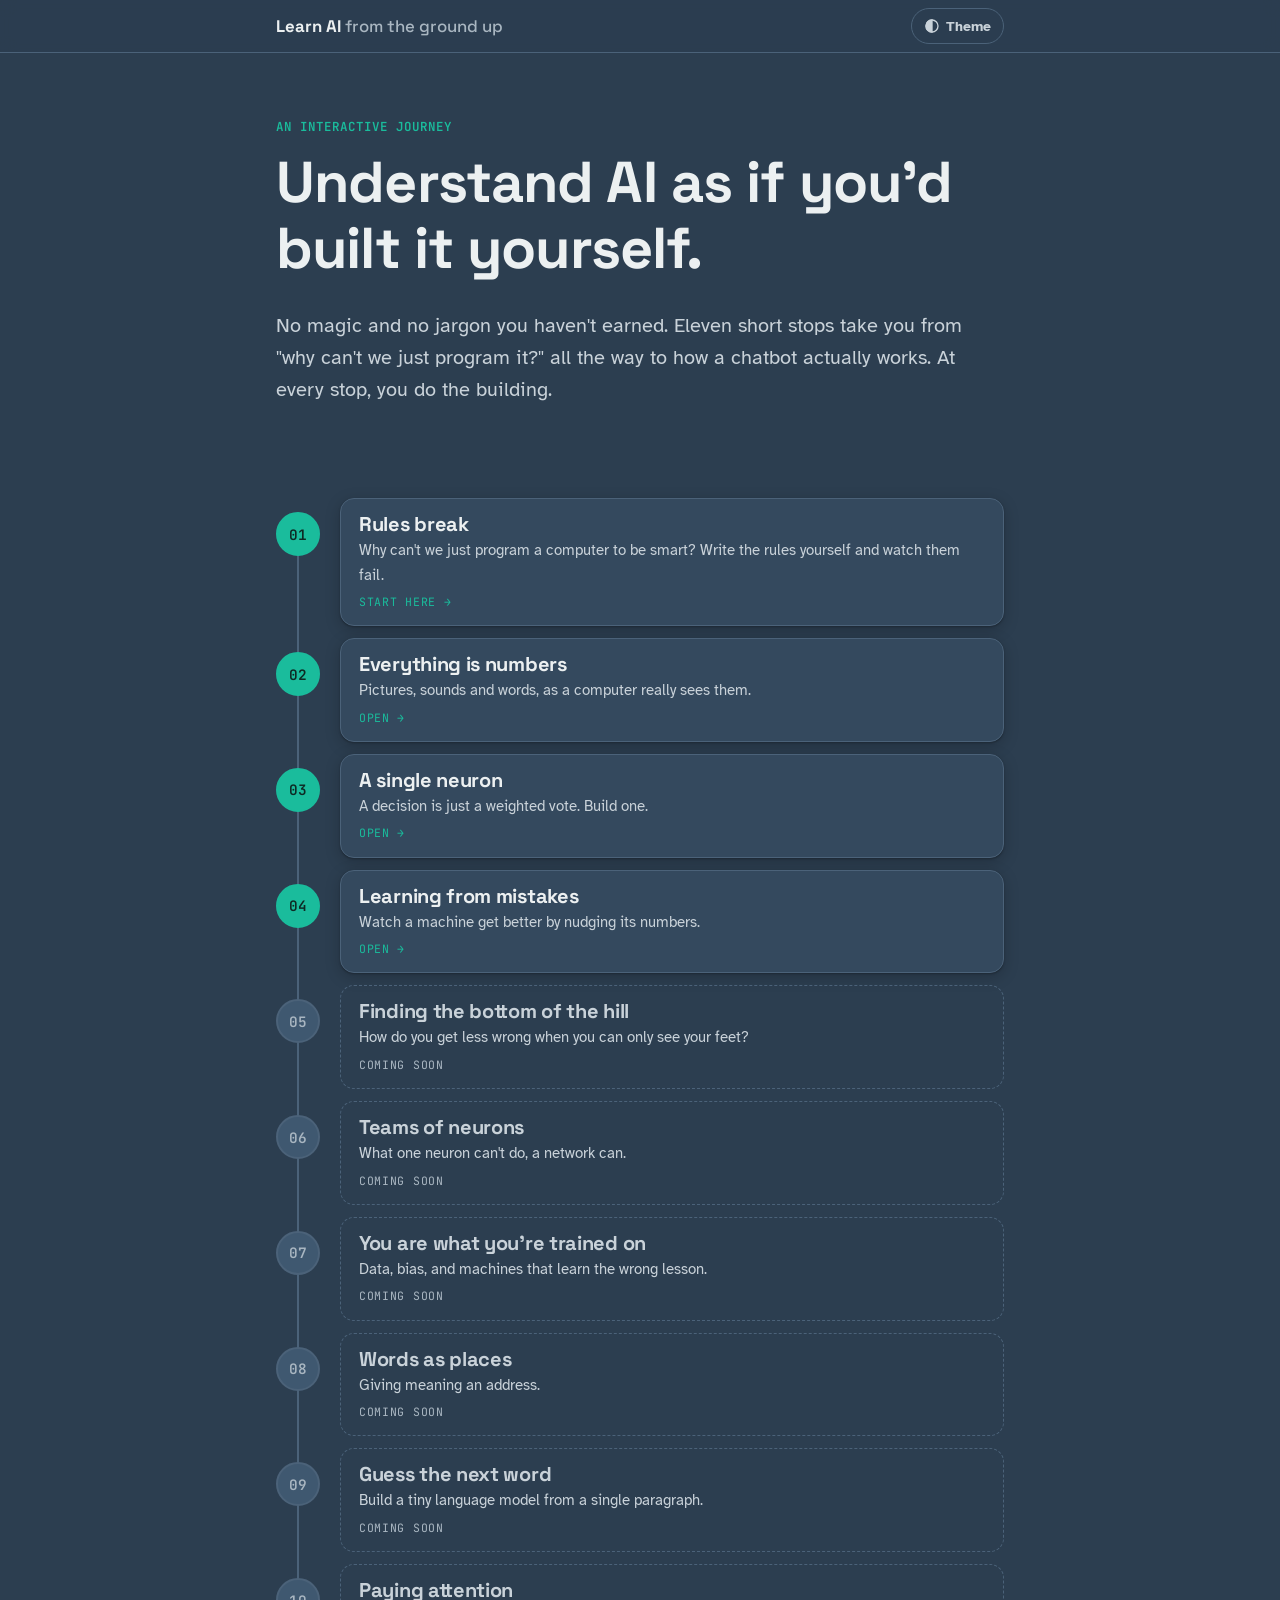
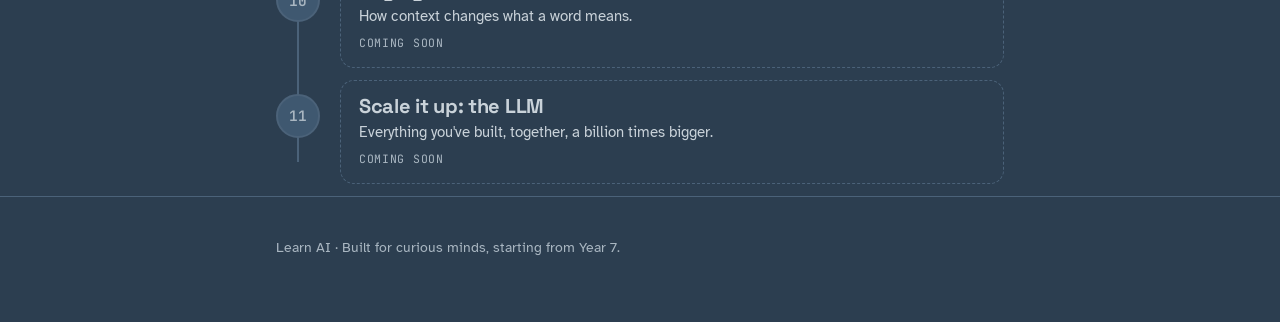
<file: index.html>
<!doctype html>
<html lang="en">
<head>
<meta charset="utf-8">
<meta name="viewport" content="width=device-width, initial-scale=1">
<script>try{var t=localStorage.getItem("learnai.theme")||"slate";if(t!=="auto")document.documentElement.dataset.theme=t}catch(e){}</script>
<title>Learn AI · From the Ground Up</title>
<meta name="description" content="Understand AI as if you built it yourself. Eleven interactive stops, from why rules break to how a chatbot really works.">
<link rel="preconnect" href="https://fonts.googleapis.com">
<link rel="preconnect" href="https://fonts.gstatic.com" crossorigin>
<link href="https://fonts.googleapis.com/css2?family=Atkinson+Hyperlegible:ital,wght@0,400;0,700;1,400&family=JetBrains+Mono:wght@400;600&family=Space+Grotesk:wght@500;700&display=swap" rel="stylesheet">
<link rel="stylesheet" href="assets/css/base.css">
<style>
  .journey { list-style: none; padding: 0; margin: 32px 0 0; position: relative; }
  .journey::before {
    content: ""; position: absolute; left: 21px; top: 22px; bottom: 22px;
    width: 2px; background: var(--line);
  }
  .journey li { position: relative; padding-left: 64px; margin-bottom: 12px; }
  .journey .dot {
    position: absolute; left: 0; top: 14px; width: 44px; height: 44px; border-radius: 50%;
    display: grid; place-items: center; background: var(--surface-2); border: 2px solid var(--line);
    font-family: var(--font-mono); font-weight: 600; font-size: .9rem; color: var(--ink-3);
  }
  .journey .open .dot { background: var(--accent); border-color: var(--accent); color: var(--accent-ink); }
  .journey .done .dot { background: var(--good); border-color: var(--good); color: var(--surface); }
  .stop-card {
    display: block; padding: 14px 18px; border-radius: var(--radius);
    border: 1px solid var(--line); background: var(--surface); color: var(--ink); text-decoration: none;
  }
  a.stop-card { box-shadow: var(--shadow); transition: transform .15s ease, border-color .15s ease; }
  a.stop-card:hover { transform: translateY(-2px); border-color: var(--accent); }
  .stop-card h3 { margin: 0 0 2px; font-weight: 700; }
  .stop-card p { margin: 0; color: var(--ink-2); font-size: .95rem; }
  .stop-card .status { font-family: var(--font-mono); font-size: .72rem; text-transform: uppercase; letter-spacing: .06em; color: var(--ink-3); margin-top: 6px; }
  .open .stop-card .status { color: var(--accent); }
  .done .stop-card .status { color: var(--good); }
  .soon .stop-card { background: transparent; border-style: dashed; }
  .soon .stop-card h3 { color: var(--ink-2); }
</style>
</head>
<body>

<header class="site-bar">
  <div class="wrap bar-inner">
    <a href="index.html" class="brand">Learn AI <span>from the ground up</span></a>
  </div>
</header>

<main>
  <div class="hero wrap">
    <p class="eyebrow">An interactive journey</p>
    <h1>Understand AI as if you'd built it yourself.</h1>
    <p class="lede">No magic and no jargon you haven't earned. Eleven short stops take you from "why can't we just program it?" all the way to how a chatbot actually works. At every stop, you do the building.</p>
  </div>

  <div class="wrap">
    <ol class="journey" id="journey"></ol>
  </div>
</main>

<footer class="site-foot">
  <div class="wrap">Learn AI · Built for curious minds, starting from Year 7.</div>
</footer>

<script src="assets/js/site.js"></script>
<script>
  const STOPS = [
    { id: "01-rules-break", title: "Rules break", blurb: "Why can't we just program a computer to be smart? Write the rules yourself and watch them fail." },
    { id: "02-everything-is-numbers", title: "Everything is numbers", blurb: "Pictures, sounds and words, as a computer really sees them." },
    { id: "03-a-single-neuron", title: "A single neuron", blurb: "A decision is just a weighted vote. Build one." },
    { id: "04-learning-from-mistakes", title: "Learning from mistakes", blurb: "Watch a machine get better by nudging its numbers." },
    { title: "Finding the bottom of the hill", blurb: "How do you get less wrong when you can only see your feet?" },
    { title: "Teams of neurons", blurb: "What one neuron can't do, a network can." },
    { title: "You are what you're trained on", blurb: "Data, bias, and machines that learn the wrong lesson." },
    { title: "Words as places", blurb: "Giving meaning an address." },
    { title: "Guess the next word", blurb: "Build a tiny language model from a single paragraph." },
    { title: "Paying attention", blurb: "How context changes what a word means." },
    { title: "Scale it up: the LLM", blurb: "Everything you've built, together, a billion times bigger." },
  ];
  // The first unfinished stop is where the learner should go next.
  const nextId = (STOPS.find((s) => s.id && !LearnAI.isComplete(s.id)) || {}).id;
  document.getElementById("journey").innerHTML = STOPS.map((s, i) => {
    const n = String(i + 1).padStart(2, "0");
    if (!s.id) {
      return `<li class="soon"><span class="dot">${n}</span><div class="stop-card"><h3>${s.title}</h3><p>${s.blurb}</p><div class="status">Coming soon</div></div></li>`;
    }
    const done = LearnAI.isComplete(s.id);
    const status = done ? "Completed · revisit" : s.id === nextId ? "Start here →" : "Open →";
    return `<li class="${done ? "done" : "open"}"><span class="dot">${done ? "✓" : n}</span>
      <a class="stop-card" href="stops/${s.id}/index.html"><h3>${s.title}</h3><p>${s.blurb}</p>
      <div class="status">${status}</div></a></li>`;
  }).join("");
</script>
</body>
</html>
</file>
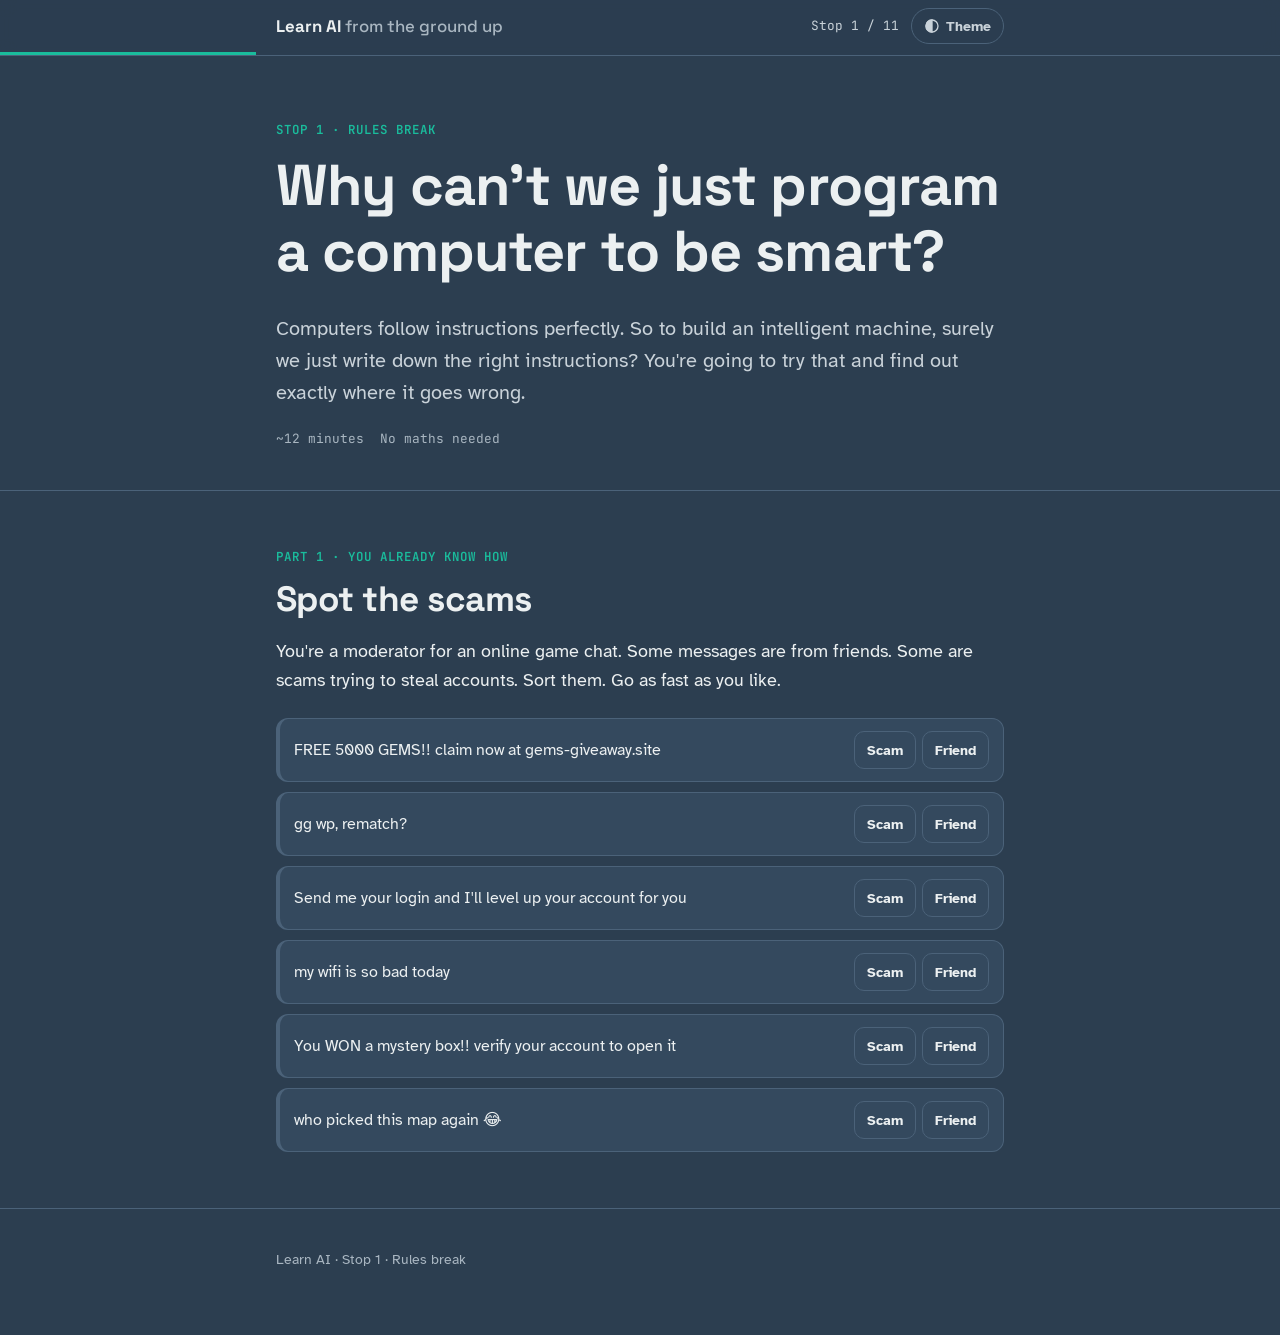
<file: stops/01-rules-break/index.html>
<!doctype html>
<html lang="en">
<head>
<meta charset="utf-8">
<meta name="viewport" content="width=device-width, initial-scale=1">
<script>try{var t=localStorage.getItem("learnai.theme")||"slate";if(t!=="auto")document.documentElement.dataset.theme=t}catch(e){}</script>
<title>Rules Break · Learn AI</title>
<meta name="description" content="Stop 1 of Learn AI: why we can't just program a computer to be smart. Write your own rules, then watch the real world break them.">
<link rel="preconnect" href="https://fonts.googleapis.com">
<link rel="preconnect" href="https://fonts.gstatic.com" crossorigin>
<link href="https://fonts.googleapis.com/css2?family=Atkinson+Hyperlegible:ital,wght@0,400;0,700;1,400&family=JetBrains+Mono:wght@400;600&family=Space+Grotesk:wght@500;700&display=swap" rel="stylesheet">
<link rel="stylesheet" href="../../assets/css/base.css">
<link rel="stylesheet" href="stop.css">
</head>
<body>

<header class="site-bar">
  <div class="wrap bar-inner">
    <a href="../../index.html" class="brand">Learn AI <span>from the ground up</span></a>
    <span class="stop-count">Stop 1 / 11</span>
  </div>
  <div class="progress"><div class="progress-fill" id="progress"></div></div>
</header>

<main>

  <!-- ============ HERO ============ -->
  <div class="hero wrap">
    <p class="eyebrow">Stop 1 · Rules break</p>
    <h1>Why can't we just program a computer to be smart?</h1>
    <p class="lede">Computers follow instructions perfectly. So to build an intelligent machine, surely we just write down the right instructions? You're going to try that and find out exactly where it goes wrong.</p>
    <div class="meta"><span>~12 minutes</span><span>No maths needed</span></div>
  </div>

  <!-- ============ PART 1: the hook ============ -->
  <section class="section" id="s1">
    <div class="wrap">
      <p class="eyebrow">Part 1 · You already know how</p>
      <h2>Spot the scams</h2>
      <p>You're a moderator for an online game chat. Some messages are from friends. Some are scams trying to steal accounts. Sort them. Go as fast as you like.</p>

      <ul class="msgs" id="hook-list"></ul>

      <div id="hook-result" class="hook-result" hidden aria-live="polite"></div>
      <button class="btn primary continue" data-reveal="s2" id="hook-continue" hidden>So how did you do it?</button>
    </div>
  </section>

  <!-- ============ PART 2: write the rules ============ -->
  <section class="section" id="s2" hidden>
    <div class="wrap">
      <p class="eyebrow">Part 2 · Write the rules</p>
      <h2>Now teach a computer to do it</h2>
      <p>You sorted those without thinking. But a computer can't "just know" anything. It can only follow exact instructions, and it follows them very fast, millions of times a second, without getting tired.</p>
      <p>One instruction a computer can follow perfectly is: <strong>does this message contain these letters?</strong> So let's build a scam filter out of rules like that. You get two kinds of rule:</p>

      <div class="rule-kinds">
        <div><span class="tag block">Block</span> the message if it contains a word.</div>
        <div><span class="tag allow">Allow</span> the message if it contains a word, <strong>even if a Block rule matches it too</strong>. For example, with Block "free" and Allow "free on", the message "are you free on Saturday?" gets through.</div>
      </div>
      <p class="how-match">A rule looks for those exact letters <strong>anywhere</strong> in the message, ignoring capitals. So "claim" also catches "claimed", and "gem" catches "GEMS".</p>

      <p class="goal"><strong>Your goal:</strong> stop all the scams, and block <strong>none</strong> of the friends' messages.</p>

      <div class="builder card">
        <form id="rule-form" class="rule-form" autocomplete="off">
          <label class="sr-only" for="rule-type">Rule type</label>
          <select id="rule-type">
            <option value="block">Block</option>
            <option value="allow">Allow</option>
          </select>
          <label for="rule-word" class="rule-form-mid">if it contains</label>
          <input id="rule-word" type="text" maxlength="30" placeholder="type a word…" spellcheck="false">
          <button class="btn primary" type="submit">Add rule</button>
        </form>
        <p class="suggest" id="suggest">Stuck? Try: </p>

        <ol class="rule-list" id="rule-list"></ol>
        <p class="rule-empty" id="rule-empty">No rules yet, so every message gets through, scams included.</p>
      </div>

      <div class="days">
        <div class="day-tabs" id="day-tabs" role="tablist" aria-label="Days"></div>
        <div class="day-panel card" id="day-panel"></div>
      </div>
    </div>
  </section>

  <!-- ============ PART 3: the arms race ============ -->
  <section class="section" id="s3" hidden>
    <div class="wrap">
      <p class="eyebrow">Part 3 · What just happened?</p>
      <h2>Your rules were always one day behind</h2>
      <p>Here's how your filter did on the <strong>first try</strong> each morning, before you'd seen that day's messages, compared with after you fixed it.</p>

      <div class="card scoreboard" id="scoreboard" aria-live="polite"></div>
      <p class="small-note">A <strong>mistake</strong> is either a scam that got through or a friend's message that got blocked.</p>

      <p>Every rule you wrote came from looking at <em>yesterday's</em> messages. But the scammers only need to find one gap, and they change their words the moment a filter catches them. Meanwhile, ordinary messages keep tripping your rules by accident.</p>

      <div class="lessons">
        <div class="lesson">
          <span class="lesson-num">1</span>
          <h3>Rules only know what you thought of</h3>
          <p>"FR33 G3MS" isn't "free gems", as far as your rule is concerned. A rule can't cope with anything its writer didn't imagine.</p>
        </div>
        <div class="lesson">
          <span class="lesson-num">2</span>
          <h3>Rules fight each other</h3>
          <p>Block "free" and you block "are you free on Saturday?". Add an allow rule to fix that and you open a gap somewhere else. <button class="linklike" id="go-monday">Go back to Monday</button> and check your newest rules still work there.</p>
        </div>
        <div class="lesson">
          <span class="lesson-num">3</span>
          <h3>The list never ends</h3>
          <p id="rule-count-line">You wrote a handful of rules for three days and a few dozen messages. A real game might see millions of messages a day, in dozens of languages.</p>
        </div>
      </div>

      <details class="deeper">
        <summary>This really happened: the war on spam email<span class="tag-deeper">Go deeper</span></summary>
        <div class="deeper-body">
          <p>Early email spam filters worked exactly like yours: lists of banned words written by people. Spammers answered with misspellings, extra spaces and even pictures of words instead of text.</p>
          <p>In 2002 a programmer called Paul Graham suggested a different approach. Instead of people writing the rules, the computer would count how often each word appeared in spam and in normal email, and work out the rules itself from thousands of examples. Filters built this way were much harder to fool, and they kept learning as spam changed.</p>
        </div>
      </details>

      <button class="btn primary continue" data-reveal="s4">Maybe words are just hard. Try pictures?</button>
    </div>
  </section>

  <!-- ============ PART 4: cat rules ============ -->
  <section class="section" id="s4" hidden>
    <div class="wrap">
      <p class="eyebrow">Part 4 · Pictures</p>
      <h2>Write a rule for "cat"</h2>
      <p>A three-year-old can spot a cat. Surely a rule for it is easy? Choose the features your rule needs. The computer will say <strong>cat</strong> only if an animal has <em>every</em> feature you choose.</p>

      <div class="feature-picker card">
        <p class="picker-label">It's a cat if it has…</p>
        <div class="features" id="features" role="group" aria-label="Cat features"></div>
      </div>

      <p class="cat-key">Each card lists the features you can see in that picture. A <s>crossed-out</s> feature can't be seen. With nothing chosen, your rule calls <em>every</em> animal a cat.</p>
      <p class="cat-score" id="cat-score" aria-live="polite"></p>
      <div class="animals" id="animals"></div>

      <button class="btn" id="cat-possible">Is 7 out of 7 even possible?</button>
      <div id="cat-explain" class="callout" hidden>
        <p><strong>No.</strong> Look at the walking cat, the fox and the husky. They tick exactly the same boxes, so any rule that says "cat" to one says "cat" to all three. And every feature you add to shut out the dogs also shuts out a real cat: the sleeping one, the hairless one, the one facing away.</p>
        <p>The things that actually make a cat look like a cat (the shape of the face, the way it moves) are almost impossible to put into words, even though your brain recognises them instantly.</p>
      </div>
      <button class="btn primary continue" data-reveal="s5" id="cat-continue" hidden>And there's a bigger problem</button>
    </div>
  </section>

  <!-- ============ PART 5: what the computer sees ============ -->
  <section class="section" id="s5" hidden>
    <div class="wrap">
      <p class="eyebrow">Part 5 · Who ticks the boxes?</p>
      <h2>The computer has never seen an ear</h2>
      <p>In that last game we cheated. We <em>told</em> the computer which animals had pointy ears. In real life nobody does that. A camera doesn't hand the computer "whiskers: yes". It hands over this:</p>

      <div class="pixel-stage card">
        <div class="pixel-grid" id="pixel-grid" aria-label="A 16 by 16 picture of a cat's face made of numbers" role="img"></div>
        <div class="pixel-controls">
          <button class="btn primary" id="pixel-toggle" aria-pressed="false">Show what the computer sees</button>
          <p class="pixel-caption" id="pixel-caption">A tiny 16 × 16 picture of a cat's face.</p>
        </div>
      </div>

      <p>That's it. <strong>256 numbers</strong>, each from 0 (black) to 255 (white). There's no "ear" in there, just numbers next to other numbers. Try writing a rule for "pointy ear" using only those numbers. And a real photo has millions of them.</p>

      <div class="callout">
        <p>So in the end, people gave up trying to write the rules. They asked a different question: <strong>what if the computer could find the rules itself, just by looking at lots of examples?</strong> That idea is called <strong>machine learning</strong>, and it's what the rest of this journey is about.</p>
      </div>

      <details class="deeper">
        <summary>The age of "expert systems"<span class="tag-deeper">Go deeper</span></summary>
        <div class="deeper-body">
          <p>In the 1970s and 80s, much of AI research meant exactly what you just did: sitting down with human experts and turning their knowledge into long lists of IF… THEN… rules. These <em>expert systems</em> were used for jobs like suggesting treatments for blood infections or deciding how to put together big computer orders. One of them grew to thousands of rules.</p>
          <p>They worked well in narrow areas, but they were expensive to keep up to date, and they failed in surprising ways whenever a situation came up that nobody had written a rule for. Sound familiar?</p>
        </div>
      </details>

      <h2 class="summary-head">What you now know</h2>
      <ol class="takeaways">
        <li><span>Computers follow instructions perfectly, but only the instructions someone thought to write.</span></li>
        <li><span>The real world is too messy for hand-written rules. Words change, animals curl up, and rules clash with each other.</span></li>
        <li><span>To a computer, a picture (or a sound, or a word) is just numbers. Any intelligence has to be built out of those numbers.</span></li>
      </ol>

      <a class="next-stop" href="../02-everything-is-numbers/index.html">
        <span><small>Next · Stop 2</small><strong>Everything is numbers</strong></span>
        <span class="soon">Start →</span>
      </a>
    </div>
  </section>

</main>

<footer class="site-foot">
  <div class="wrap">Learn AI · Stop 1 · Rules break</div>
</footer>

<script src="../../assets/js/site.js"></script>
<script src="stop.js"></script>
</body>
</html>
</file>
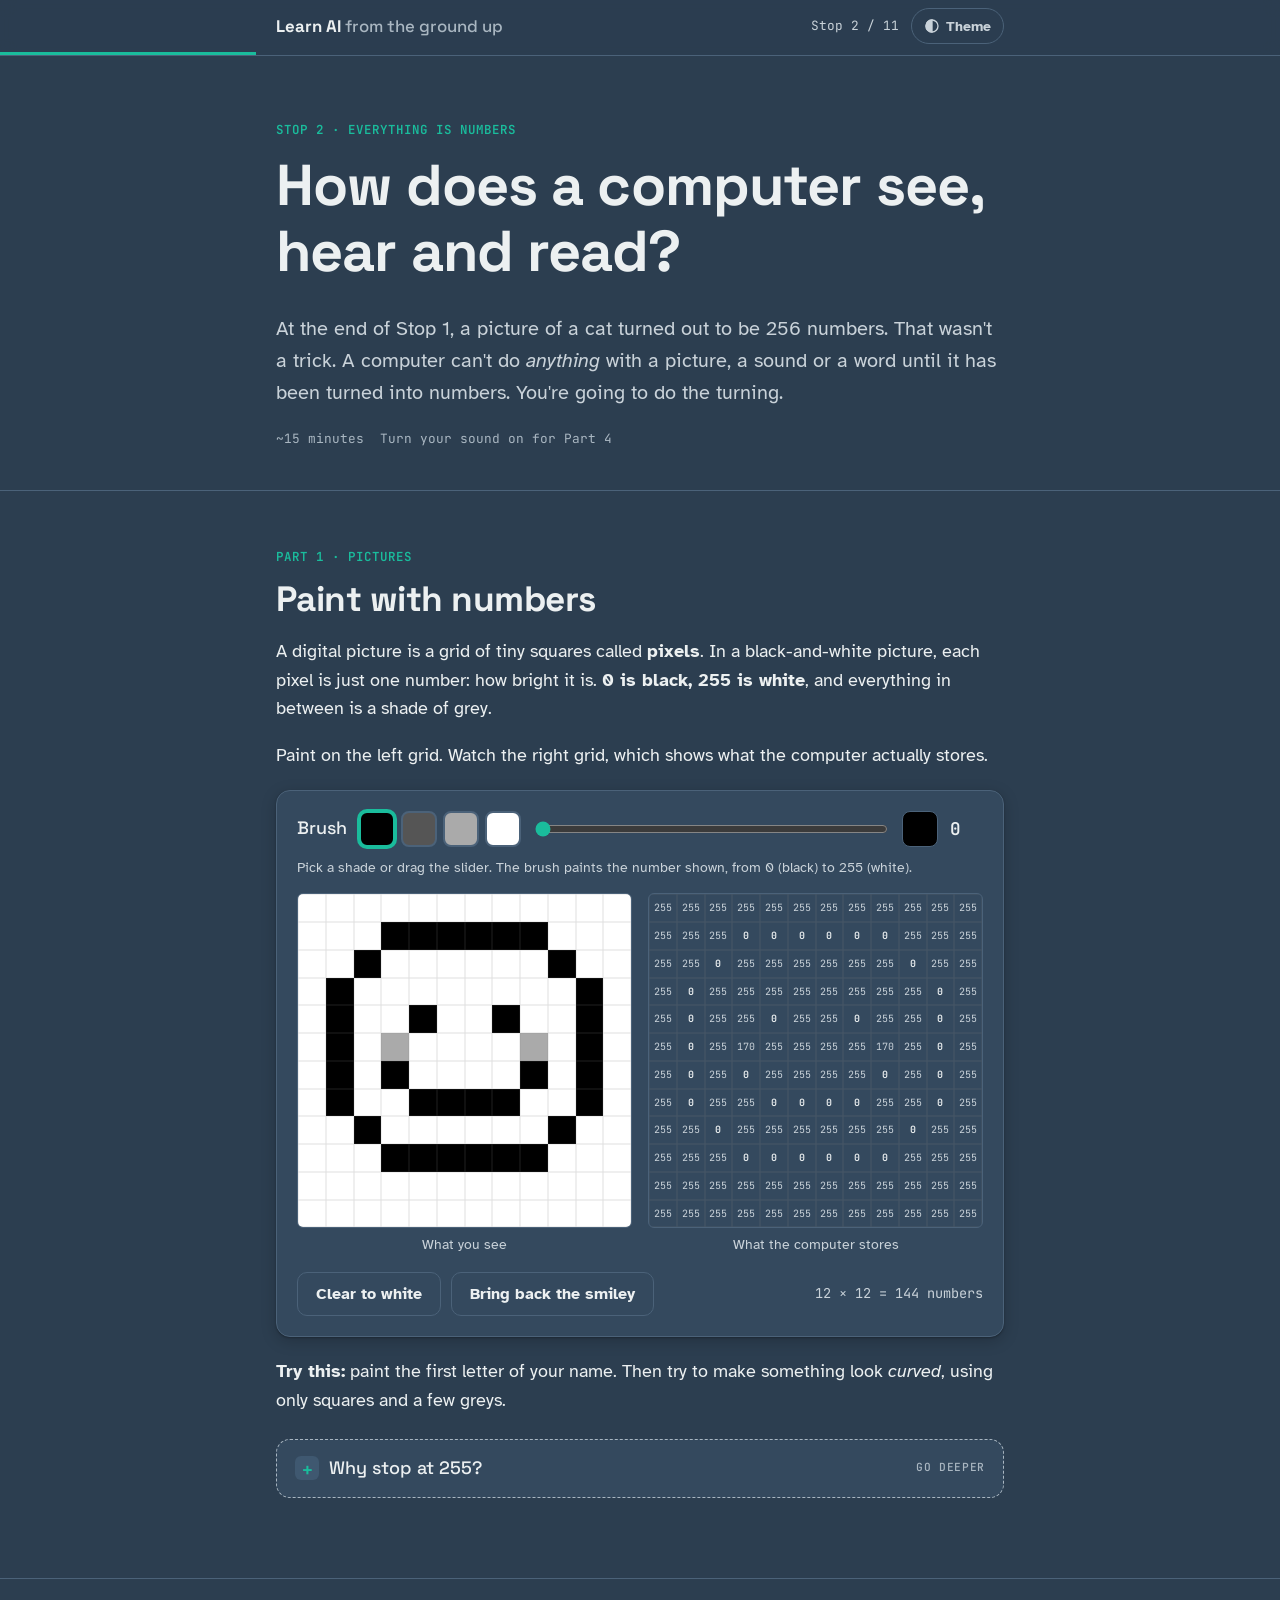
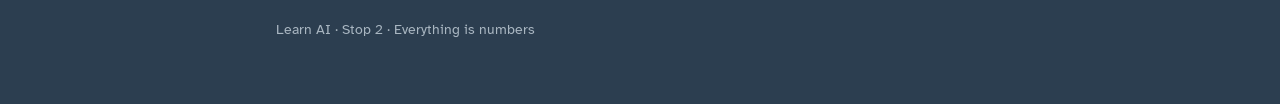
<file: stops/02-everything-is-numbers/index.html>
<!doctype html>
<html lang="en">
<head>
<meta charset="utf-8">
<meta name="viewport" content="width=device-width, initial-scale=1">
<script>try{var t=localStorage.getItem("learnai.theme")||"slate";if(t!=="auto")document.documentElement.dataset.theme=t}catch(e){}</script>
<title>Everything Is Numbers · Learn AI</title>
<meta name="description" content="Stop 2 of Learn AI: how pictures, colours, sounds and words all become numbers, and why that matters for AI.">
<link rel="preconnect" href="https://fonts.googleapis.com">
<link rel="preconnect" href="https://fonts.gstatic.com" crossorigin>
<link href="https://fonts.googleapis.com/css2?family=Atkinson+Hyperlegible:ital,wght@0,400;0,700;1,400&family=JetBrains+Mono:wght@400;600&family=Space+Grotesk:wght@500;700&display=swap" rel="stylesheet">
<link rel="stylesheet" href="../../assets/css/base.css">
<link rel="stylesheet" href="stop.css">
</head>
<body>

<header class="site-bar">
  <div class="wrap bar-inner">
    <a href="../../index.html" class="brand">Learn AI <span>from the ground up</span></a>
    <span class="stop-count">Stop 2 / 11</span>
  </div>
  <div class="progress"><div class="progress-fill" id="progress"></div></div>
</header>

<main>

  <!-- ============ HERO ============ -->
  <div class="hero wrap">
    <p class="eyebrow">Stop 2 · Everything is numbers</p>
    <h1>How does a computer see, hear and read?</h1>
    <p class="lede">At the end of Stop 1, a picture of a cat turned out to be 256 numbers. That wasn't a trick. A computer can't do <em>anything</em> with a picture, a sound or a word until it has been turned into numbers. You're going to do the turning.</p>
    <div class="meta"><span>~15 minutes</span><span>Turn your sound on for Part 4</span></div>
  </div>

  <!-- ============ PART 1: paint with numbers ============ -->
  <section class="section" id="s1">
    <div class="wrap">
      <p class="eyebrow">Part 1 · Pictures</p>
      <h2>Paint with numbers</h2>
      <p>A digital picture is a grid of tiny squares called <strong>pixels</strong>. In a black-and-white picture, each pixel is just one number: how bright it is. <strong>0 is black, 255 is white</strong>, and everything in between is a shade of grey.</p>
      <p>Paint on the left grid. Watch the right grid, which shows what the computer actually stores.</p>

      <div class="card paint">
        <div class="brush">
          <span class="brush-label">Brush</span>
          <div class="brush-presets" id="brush-presets"></div>
          <label class="brush-slider">
            <span class="sr-only">Brush brightness</span>
            <input type="range" id="brush" min="0" max="255" value="0">
          </label>
          <span class="brush-swatch" id="brush-swatch"></span>
          <output class="brush-value mono" id="brush-value">0</output>
        </div>
        <p class="brush-help">Pick a shade or drag the slider. The brush paints the number shown, from 0 (black) to 255 (white).</p>

        <div class="paint-grids">
          <figure>
            <div class="grid pic" id="paint-pic" aria-label="Picture grid: click or drag to paint"></div>
            <figcaption>What you see</figcaption>
          </figure>
          <figure>
            <div class="grid nums" id="paint-nums" aria-hidden="true"></div>
            <figcaption>What the computer stores</figcaption>
          </figure>
        </div>

        <div class="paint-foot">
          <button class="btn" id="paint-clear">Clear to white</button>
          <button class="btn" id="paint-smiley">Bring back the smiley</button>
          <span class="count mono">12 × 12 = 144 numbers</span>
        </div>
      </div>

      <p class="challenge"><strong>Try this:</strong> paint the first letter of your name. Then try to make something look <em>curved</em>, using only squares and a few greys.</p>

      <details class="deeper">
        <summary>Why stop at 255?<span class="tag-deeper">Go deeper</span></summary>
        <div class="deeper-body">
          <p>Inside a computer, every number is stored with tiny switches that are either off or on. A group of 8 switches can be set in 2 × 2 × 2 × 2 × 2 × 2 × 2 × 2 = <strong>256</strong> different ways, so it can store any number from 0 to 255. A group of 8 switches is called a <strong>byte</strong>.</p>
          <p>256 shades of grey turns out to be enough that your eye can't see the steps between them.</p>
        </div>
      </details>

      <button class="btn primary continue" data-reveal="s2" id="c1" hidden>How many numbers does a real picture need?</button>
    </div>
  </section>

  <!-- ============ PART 2: resolution ============ -->
  <section class="section" id="s2" hidden>
    <div class="wrap">
      <p class="eyebrow">Part 2 · Resolution</p>
      <h2>How many numbers?</h2>
      <p>Your 12 × 12 grid was tiny. Real pictures use far more pixels. Drag the slider to change how many pixels this picture gets.</p>

      <div class="card res">
        <canvas id="res-canvas" width="256" height="256" aria-label="A picture of a cat's face at the chosen number of pixels" role="img"></canvas>
        <div class="res-controls">
          <label for="res-slider" class="res-label">Pixels across</label>
          <input type="range" id="res-slider" min="0" max="5" value="1" step="1">
          <p class="res-readout"><span class="mono" id="res-size">8 × 8</span> = <strong id="res-count">64</strong> numbers</p>
          <p class="res-note" id="res-note"></p>
        </div>
      </div>

      <p class="small-note">On the smallest grids you can read each square's number. It's the <strong>average brightness</strong> of the part of the picture that square covers, which is why you see numbers like 187 rather than just black or white.</p>
      <p>What's the <strong>smallest</strong> grid where you can still tell it's a cat? Your brain is incredibly good at this. Remember that, because an AI has to work out "cat" from nothing but these numbers.</p>
      <div class="callout">
        <p>A typical phone photo is about <strong>4,000 × 3,000 pixels</strong>. That's <strong>12 million</strong> pixels, and it's in colour, which makes it bigger still. Keep going to see why.</p>
      </div>

      <button class="btn primary continue" data-reveal="s3" id="c2" hidden>What about colour?</button>
    </div>
  </section>

  <!-- ============ PART 3: colour ============ -->
  <section class="section" id="s3" hidden>
    <div class="wrap">
      <p class="eyebrow">Part 3 · Colour</p>
      <h2>Colour is three numbers</h2>
      <p>Look at a screen through a magnifying glass and you'll see that every pixel is really three tiny lights: <strong class="r">red</strong>, <strong class="g">green</strong> and <strong class="b">blue</strong>. Each light has a brightness from 0 to 255. Mix them and you can make any colour.</p>

      <div class="card mixer">
        <div class="target">
          <div class="swatch-pair">
            <div><div class="big-swatch" id="target-swatch"></div><span>Target</span></div>
            <div><div class="big-swatch" id="mix-swatch"></div><span>Your mix</span></div>
          </div>
          <p class="target-title" id="target-title">Match this colour</p>
          <div class="closeness" aria-live="polite">
            <div class="close-track"><div class="close-fill" id="close-fill"></div></div>
            <span class="mono" id="close-text"></span>
          </div>
          <p class="close-breakdown mono" id="close-breakdown"></p>
          <p class="close-help"><strong>"Off by"</strong> is how far each of your three numbers is from the target's, added together. 0 is a perfect match. 60 or less counts as a match.</p>
        </div>

        <div class="sliders">
          <label class="slider r"><span>Red</span><input type="range" id="sl-r" min="0" max="255" value="0"><output class="mono" id="out-r">0</output></label>
          <label class="slider g"><span>Green</span><input type="range" id="sl-g" min="0" max="255" value="0"><output class="mono" id="out-g">0</output></label>
          <label class="slider b"><span>Blue</span><input type="range" id="sl-b" min="0" max="255" value="0"><output class="mono" id="out-b">0</output></label>
        </div>

        <div class="match-msg" id="match-msg" hidden></div>
      </div>

      <p>So each pixel of a colour photo is <strong>three numbers</strong>, not one. That 12-million-pixel phone photo? <strong>36 million numbers.</strong></p>

      <details class="deeper">
        <summary>Why does red + green make yellow?<span class="tag-deeper">Go deeper</span></summary>
        <div class="deeper-body">
          <p>Mixing paint and mixing light work differently. Paint <em>absorbs</em> light, so mixing paints takes colours away and gets darker. A screen <em>gives out</em> light, so mixing adds colours together and gets brighter.</p>
          <p>Your eye has three kinds of colour sensor, roughly tuned to red, green and blue. When red and green lights are both on, those two sensors fire together, which is exactly what happens when you look at something yellow. The screen is tricking your eye.</p>
        </div>
      </details>

      <button class="btn primary continue" data-reveal="s4" id="c3" hidden>Can sound be numbers?</button>
    </div>
  </section>

  <!-- ============ PART 4: sound ============ -->
  <section class="section" id="s4" hidden>
    <div class="wrap">
      <p class="eyebrow">Part 4 · Sound</p>
      <h2>Sound is numbers over time</h2>
      <p>Sound is air wobbling back and forth. A microphone measures how far the air has been pushed, over and over again, and writes down a number each time. Played back quickly enough, the numbers become sound again.</p>
      <p>Below is one wobble, made of 32 numbers. Each number says where the air is at one instant: <strong>+100</strong> is pushed out as far as it goes, <strong>0</strong> is still, and <strong>−100</strong> is pulled back as far as it goes. Reading left to right is time passing. <strong>Drag on it to change its shape</strong>, then press play. The computer repeats your wobble hundreds of times a second.</p>

      <div class="card wave">
        <div class="wave-plot">
          <div class="wave-axis" aria-hidden="true">
            <span><b>+100</b> pushed out</span>
            <span><b>0</b> still</span>
            <span><b>−100</b> pulled back</span>
          </div>
          <canvas id="wave-canvas" width="640" height="220" aria-label="Wave editor: drag to change the 32 numbers that make one wobble. Up is air pushed out, down is air pulled back, left to right is time." role="img"></canvas>
        </div>
        <p class="wave-time" aria-hidden="true">time →</p>
        <p class="wave-nums mono" id="wave-nums"></p>
        <div class="wave-controls">
          <button class="btn primary" id="play">▶ Play</button>
          <div class="presets" id="wave-presets" role="group" aria-label="Wave shapes"></div>
        </div>
        <label class="pitch">
          <span>Repeats per second: <strong class="mono" id="pitch-out">220</strong> <span class="pitch-hint" id="pitch-hint">(a low hum)</span></span>
          <input type="range" id="pitch" min="80" max="880" value="220" step="10">
        </label>
      </div>

      <p>Notice that the <strong>shape</strong> of the wobble changes what kind of sound you hear, and <strong>how often it repeats</strong> changes how high it sounds. Music on your phone works the same way, with <strong>44,100 numbers for every second</strong> of sound.</p>

      <details class="deeper">
        <summary>Why 44,100?<span class="tag-deeper">Go deeper</span></summary>
        <div class="deeper-body">
          <p>The highest sounds people can hear wobble about 20,000 times a second. To capture a wobble you need at least two measurements per wobble (one for the push and one for the pull), so you need a little over 40,000 measurements a second. Music settled on 44,100.</p>
          <p>We used numbers from −100 to 100 to keep things simple. Real music usually uses numbers from −32,768 to 32,767, which makes it much smoother.</p>
        </div>
      </details>

      <button class="btn primary continue" data-reveal="s5" id="c4" hidden>And words?</button>
    </div>
  </section>

  <!-- ============ PART 5: words ============ -->
  <section class="section" id="s5" hidden>
    <div class="wrap">
      <p class="eyebrow">Part 5 · Words</p>
      <h2>Words are numbers too</h2>
      <p>Every letter, digit, space and emoji has an agreed number. When you type, the computer only ever stores those numbers. Type any two words and compare them.</p>

      <div class="card words">
        <div class="word-row">
          <label for="word-a" class="sr-only">First word</label>
          <input id="word-a" type="text" value="cat" maxlength="16" spellcheck="false" autocomplete="off">
          <div class="codes" id="codes-a" aria-live="polite"></div>
        </div>
        <div class="word-row">
          <label for="word-b" class="sr-only">Second word</label>
          <input id="word-b" type="text" value="car" maxlength="16" spellcheck="false" autocomplete="off">
          <div class="codes" id="codes-b" aria-live="polite"></div>
        </div>
        <p class="small-note">␣ stands for a space. Spaces have a number too: 32.</p>
        <p class="suggest">Try: <button class="chip" data-word="kitten">kitten</button><button class="chip" data-word="Cat">Cat</button><button class="chip" data-word="dog">dog</button><button class="chip" data-word="😂">😂</button></p>
      </div>

      <div class="callout">
        <p>Look at <strong>cat</strong> (99, 97, 116) and <strong>car</strong> (99, 97, 114). The numbers are almost identical, but a cat and a car are nothing alike. Meanwhile <strong>kitten</strong> means nearly the same as cat, and its numbers look completely different. Even <strong>Cat</strong> with a capital letter starts with a different number.</p>
        <p>These numbers are just <em>labels</em>. They say nothing about what a word <em>means</em>. Much later in the journey (Stop 8) we'll meet a much cleverer way to turn words into numbers, one where the numbers capture meaning.</p>
      </div>

      <details class="deeper">
        <summary>Every emoji has a number too<span class="tag-deeper">Go deeper</span></summary>
        <div class="deeper-body">
          <p>A worldwide standard called <strong>Unicode</strong> gives a number to more than 150,000 characters: every letter in every major writing system, maths symbols, and every emoji. 😂 is number 128,514. That's why a message you send from one phone shows up correctly on a completely different phone in another country.</p>
        </div>
      </details>

      <h2 class="summary-head">What you now know</h2>
      <ol class="takeaways">
        <li><span>A picture is a grid of pixels. Each pixel is a number for brightness, or three numbers (red, green, blue) for colour.</span></li>
        <li><span>A sound is a long list of numbers measuring how the air wobbles, tens of thousands every second.</span></li>
        <li><span>Text is a list of numbers too, but those numbers are just labels. They don't capture meaning.</span></li>
        <li><span>So any "intelligence" a computer has must come from <strong>doing something clever with numbers</strong>. What's the simplest possible clever thing? That's the next stop.</span></li>
      </ol>

      <a class="next-stop" href="../03-a-single-neuron/index.html">
        <span><small>Next · Stop 3</small><strong>A single neuron</strong></span>
        <span class="soon">Start →</span>
      </a>
    </div>
  </section>

</main>

<footer class="site-foot">
  <div class="wrap">Learn AI · Stop 2 · Everything is numbers</div>
</footer>

<script src="../../assets/js/site.js"></script>
<script src="stop.js"></script>
</body>
</html>
</file>
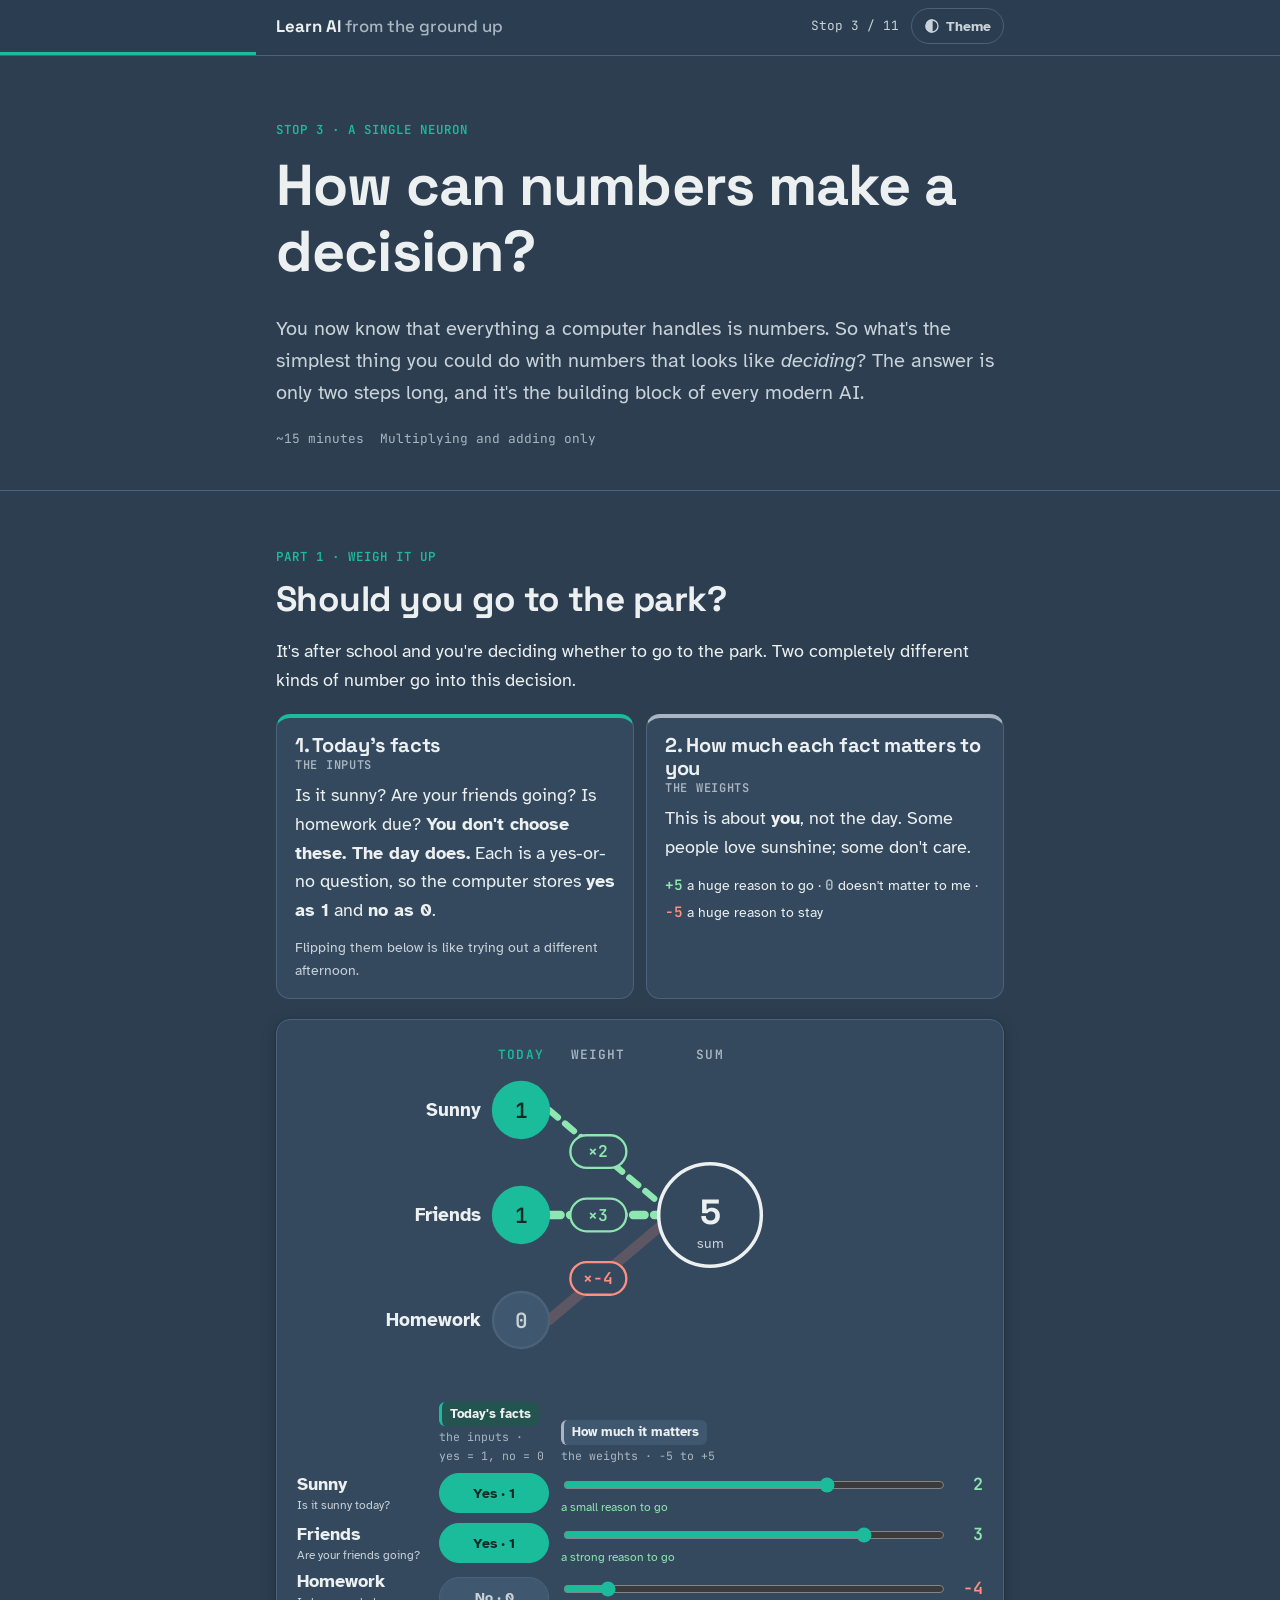
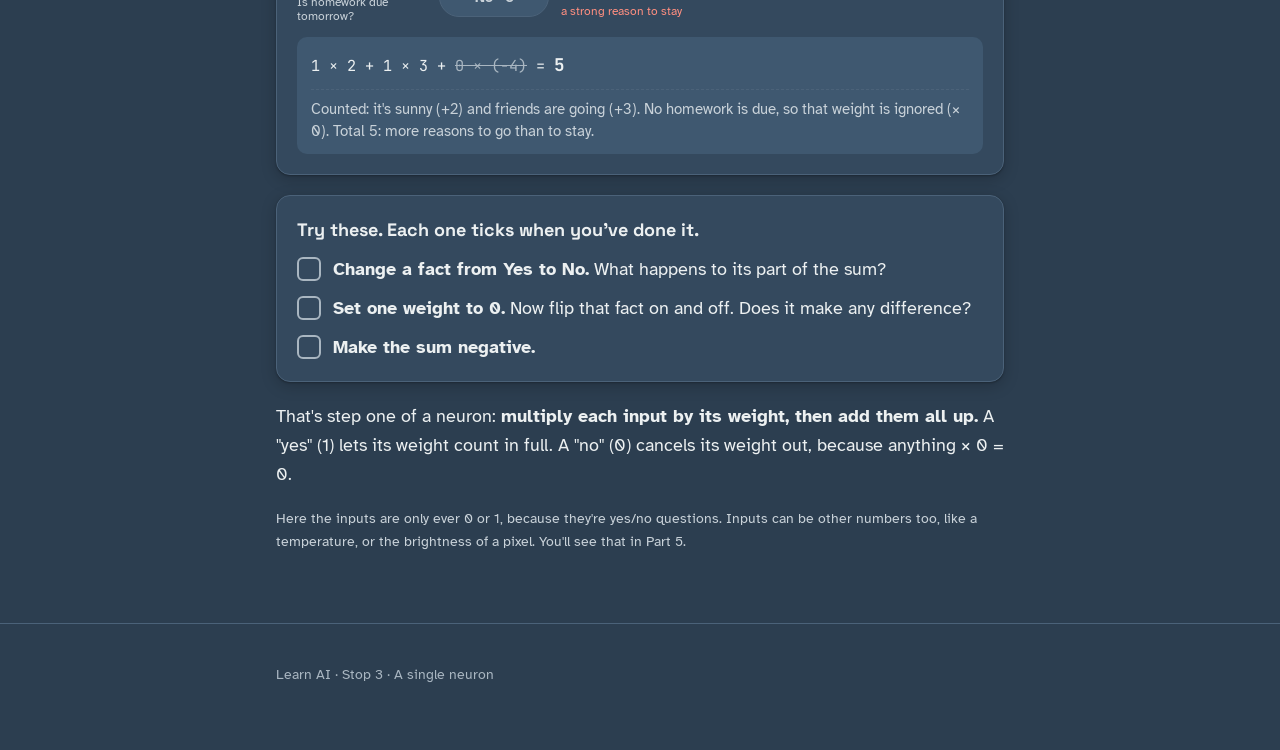
<file: stops/03-a-single-neuron/index.html>
<!doctype html>
<html lang="en">
<head>
<meta charset="utf-8">
<meta name="viewport" content="width=device-width, initial-scale=1">
<script>try{var t=localStorage.getItem("learnai.theme")||"slate";if(t!=="auto")document.documentElement.dataset.theme=t}catch(e){}</script>
<title>A Single Neuron · Learn AI</title>
<meta name="description" content="Stop 3 of Learn AI: build an artificial neuron that makes decisions from numbers, then tune it by hand.">
<link rel="preconnect" href="https://fonts.googleapis.com">
<link rel="preconnect" href="https://fonts.gstatic.com" crossorigin>
<link href="https://fonts.googleapis.com/css2?family=Atkinson+Hyperlegible:ital,wght@0,400;0,700;1,400&family=JetBrains+Mono:wght@400;600&family=Space+Grotesk:wght@500;700&display=swap" rel="stylesheet">
<link rel="stylesheet" href="../../assets/css/base.css">
<link rel="stylesheet" href="../../assets/css/neuron.css">
<link rel="stylesheet" href="stop.css">
</head>
<body>

<header class="site-bar">
  <div class="wrap bar-inner">
    <a href="../../index.html" class="brand">Learn AI <span>from the ground up</span></a>
    <span class="stop-count">Stop 3 / 11</span>
  </div>
  <div class="progress"><div class="progress-fill" id="progress"></div></div>
</header>

<main>

  <!-- ============ HERO ============ -->
  <div class="hero wrap">
    <p class="eyebrow">Stop 3 · A single neuron</p>
    <h1>How can numbers make a decision?</h1>
    <p class="lede">You now know that everything a computer handles is numbers. So what's the simplest thing you could do with numbers that looks like <em>deciding</em>? The answer is only two steps long, and it's the building block of every modern AI.</p>
    <div class="meta"><span>~15 minutes</span><span>Multiplying and adding only</span></div>
  </div>

  <!-- ============ PART 1: weigh it up ============ -->
  <section class="section" id="s1">
    <div class="wrap">
      <p class="eyebrow">Part 1 · Weigh it up</p>
      <h2>Should you go to the park?</h2>
      <p>It's after school and you're deciding whether to go to the park. Two completely different kinds of number go into this decision.</p>

      <div class="two-kinds">
        <div class="kind-card in">
          <h3>1. Today's facts <span>the inputs</span></h3>
          <p>Is it sunny? Are your friends going? Is homework due? <strong>You don't choose these. The day does.</strong> Each is a yes-or-no question, so the computer stores <strong>yes as 1</strong> and <strong>no as 0</strong>.</p>
          <p class="small">Flipping them below is like trying out a different afternoon.</p>
        </div>
        <div class="kind-card wt">
          <h3>2. How much each fact matters to you <span>the weights</span></h3>
          <p>This is about <strong>you</strong>, not the day. Some people love sunshine; some don't care.</p>
          <p class="scale"><span class="pos">+5</span> a huge reason to go · <span class="zero">0</span> doesn't matter to me · <span class="neg">−5</span> a huge reason to stay</p>
        </div>
      </div>

      <div class="card neuron-card" id="n1"></div>

      <div class="tries card">
        <p class="tries-title">Try these. Each one ticks when you've done it.</p>
        <ol class="try-list">
          <li data-try="flip"><span class="try-box" aria-hidden="true"></span><div><strong>Change a fact from Yes to No.</strong> What happens to its part of the sum?<p class="try-result"></p></div></li>
          <li data-try="zero"><span class="try-box" aria-hidden="true"></span><div><strong>Set one weight to 0.</strong> Now flip that fact on and off. Does it make any difference?<p class="try-result"></p></div></li>
          <li data-try="neg"><span class="try-box" aria-hidden="true"></span><div><strong>Make the sum negative.</strong><p class="try-result"></p></div></li>
        </ol>
      </div>

      <p>That's step one of a neuron: <strong>multiply each input by its weight, then add them all up.</strong> A "yes" (1) lets its weight count in full. A "no" (0) cancels its weight out, because anything × 0 = 0.</p>
      <p class="small">Here the inputs are only ever 0 or 1, because they're yes/no questions. Inputs can be other numbers too, like a temperature, or the brightness of a pixel. You'll see that in Part 5.</p>
      <button class="btn primary continue" data-reveal="s2" id="c1" hidden>But what does the sum actually decide?</button>
    </div>
  </section>

  <!-- ============ PART 2: make the call ============ -->
  <section class="section" id="s2" hidden>
    <div class="wrap">
      <p class="eyebrow">Part 2 · Make the call</p>
      <h2>Add a threshold</h2>
      <p>A score isn't a decision yet. So we add step two: a <strong>threshold</strong>. If the score reaches the threshold, the answer is <strong>GO</strong>. If it doesn't, the answer is <strong>STAY</strong>. We've carried over the weights you chose in Part 1.</p>

      <div class="card neuron-card" id="n2"></div>

      <div class="callout">
        <p>What you've just built is called an <strong>artificial neuron</strong>. That's the whole thing: <strong>multiply, add, compare</strong>. It takes numbers in, weighs them up, and makes a yes-or-no decision.</p>
      </div>

      <div class="anatomy">
        <div><span class="dot-key in"></span><strong>Inputs</strong> the numbers coming in</div>
        <div><span class="dot-key w"></span><strong>Weights</strong> how much each input matters</div>
        <div><span class="dot-key sum"></span><strong>Sum</strong> multiply each input by its weight and add up</div>
        <div><span class="dot-key out"></span><strong>Threshold</strong> is the sum big enough to say yes?</div>
      </div>

      <details class="deeper">
        <summary>Why is it called a neuron?<span class="tag-deeper">Go deeper</span></summary>
        <div class="deeper-body">
          <p>Your brain is made of around 86 billion cells called <strong>neurons</strong>. Each one receives signals from many others. Some signals excite it and some calm it down. If the total excitement is strong enough, it "fires" and sends a signal of its own.</p>
          <p>In 1943, two scientists, Warren McCulloch and Walter Pitts, described a very simplified maths version of this, much like the one you just built. In 1958, Frank Rosenblatt built a machine called the <em>Perceptron</em> that used artificial neurons to recognise simple shapes. Real brain cells are far more complicated, but the name stuck.</p>
        </div>
      </details>

      <button class="btn primary continue" data-reveal="s3">Can you think like a neuron?</button>
    </div>
  </section>

  <!-- ============ PART 3: predict ============ -->
  <section class="section" id="s3" hidden>
    <div class="wrap">
      <p class="eyebrow">Part 3 · Think like a neuron</p>
      <h2>Predict the decision</h2>
      <p>Here's Alex's neuron. Its weights and threshold are fixed. For each afternoon below, <strong>work it out in your head first</strong>, then make your prediction.</p>

      <div class="card neuron-card" id="n3"></div>

      <div class="predictions" id="predictions"></div>
      <p class="predict-score" id="predict-score" aria-live="polite"></p>
      <button class="btn primary continue" data-reveal="s4" id="c3" hidden>Now for something harder</button>
    </div>
  </section>

  <!-- ============ PART 4: fit Sam ============ -->
  <section class="section" id="s4" hidden>
    <div class="wrap">
      <p class="eyebrow">Part 4 · Copy someone's decisions</p>
      <h2>Build Sam's neuron</h2>
      <p>You don't know how Sam thinks. All you have is what Sam actually did on six afternoons. Your job: <strong>set the weights and threshold so the neuron makes the same choice as Sam every time.</strong></p>
      <p>Click any afternoon to see it in the neuron.</p>

      <div class="card neuron-card" id="n4"></div>

      <div class="days-table" id="sam-table" role="table" aria-label="Sam's six afternoons"></div>
      <p class="sam-score" id="sam-score" aria-live="polite"></p>
      <div class="sam-help">
        <button class="btn" id="sam-hint">I'm stuck, give me a hint</button>
        <p class="hint" id="sam-hint-text" hidden></p>
      </div>
      <div class="callout success" id="sam-win" hidden>
        <p><strong>6 out of 6. You've copied Sam's thinking.</strong></p>
        <p>Look at what you just did. You never saw inside Sam's head. You looked at <strong>examples</strong>, spotted where the neuron was wrong, and <strong>nudged the numbers</strong> until it was right every time. That is exactly what "learning" means for a machine. Hold that thought.</p>
      </div>

      <details class="deeper">
        <summary>The threshold in disguise<span class="tag-deeper">Go deeper</span></summary>
        <div class="deeper-body">
          <p>Engineers usually don't use a threshold. Instead they subtract it from the sum up front and call it a <strong>bias</strong>. Then the rule is always "fire if the total is 0 or more". "Sum ≥ 3" and "sum − 3 ≥ 0" mean exactly the same thing, but this way the bias is just one more number to adjust, like a weight.</p>
        </div>
      </details>

      <button class="btn primary continue" data-reveal="s5" id="c4" hidden>What about pictures?</button>
    </div>
  </section>

  <!-- ============ PART 5: picture neuron ============ -->
  <section class="section" id="s5" hidden>
    <div class="wrap">
      <p class="eyebrow">Part 5 · A neuron that looks</p>
      <h2>25 inputs, 25 weights</h2>
      <p>A neuron doesn't care what its inputs mean. They could be yes/no questions, or they could be <strong>pixels</strong>. Here's a neuron looking at a tiny 5 × 5 picture: 25 inputs, each with its own weight. Its job is to answer one question: <strong>is there a line down the middle?</strong></p>
      <p><strong>Draw on the left grid</strong> (1 = ink, 0 = blank). The right grid shows the neuron's weights.</p>

      <div class="card eye">
        <div class="eye-grids">
          <figure>
            <div class="mini-grid input" id="eye-input" aria-label="Input picture: click squares to draw"></div>
            <figcaption>Input picture</figcaption>
          </figure>
          <span class="eye-times" aria-hidden="true">×</span>
          <figure>
            <div class="mini-grid weights" id="eye-weights" aria-hidden="true"></div>
            <figcaption>Weights</figcaption>
          </figure>
        </div>
        <div class="eye-result" id="eye-result" aria-live="polite"></div>
        <div class="eye-controls">
          <span>Detector:</span>
          <button class="chip" data-detector="vertical" aria-pressed="true">Line down the middle</button>
          <button class="chip" data-detector="horizontal" aria-pressed="false">Line across the middle</button>
          <button class="chip" id="eye-clear">Clear picture</button>
        </div>
      </div>

      <p><strong>Try this:</strong> draw a line across instead. Draw a line down the middle but make it wonky. Draw a very thick line. The neuron is <em>fussy</em>. It only fires for pictures that closely match its weights. (Much later we'll see that teams of neurons can be far less fussy.)</p>

      <div class="callout">
        <p>Choosing 25 weights by hand was just about possible, because we knew what a line looks like. But the 16 × 16 cat from Stop 1 would need <strong>256</strong> weights, and a phone photo would need <strong>millions</strong>. And what weights would even mean "cat"? Nobody could set those by hand.</p>
        <p>So here's the big question for the next stop: <strong>could a machine find its own weights, the way you did for Sam, by learning from its mistakes?</strong></p>
      </div>

      <h2 class="summary-head">What you now know</h2>
      <ol class="takeaways">
        <li><span>An artificial neuron <strong>multiplies</strong> each input by a weight, <strong>adds</strong> them up, and <strong>compares</strong> the total with a threshold.</span></li>
        <li><span>The <strong>weights are the neuron's knowledge</strong>. Same inputs, different weights, different decision.</span></li>
        <li><span>Inputs can be anything turned into numbers, including pixels.</span></li>
        <li><span>You found Sam's weights by trying, checking against examples, and nudging. Machines need a way to do that for themselves.</span></li>
      </ol>

      <a class="next-stop" href="../04-learning-from-mistakes/index.html">
        <span><small>Next · Stop 4</small><strong>Learning from mistakes</strong></span>
        <span class="soon">Start →</span>
      </a>
    </div>
  </section>

</main>

<footer class="site-foot">
  <div class="wrap">Learn AI · Stop 3 · A single neuron</div>
</footer>

<script src="../../assets/js/site.js"></script>
<script src="../../assets/js/neuron.js"></script>
<script src="stop.js"></script>
</body>
</html>
</file>
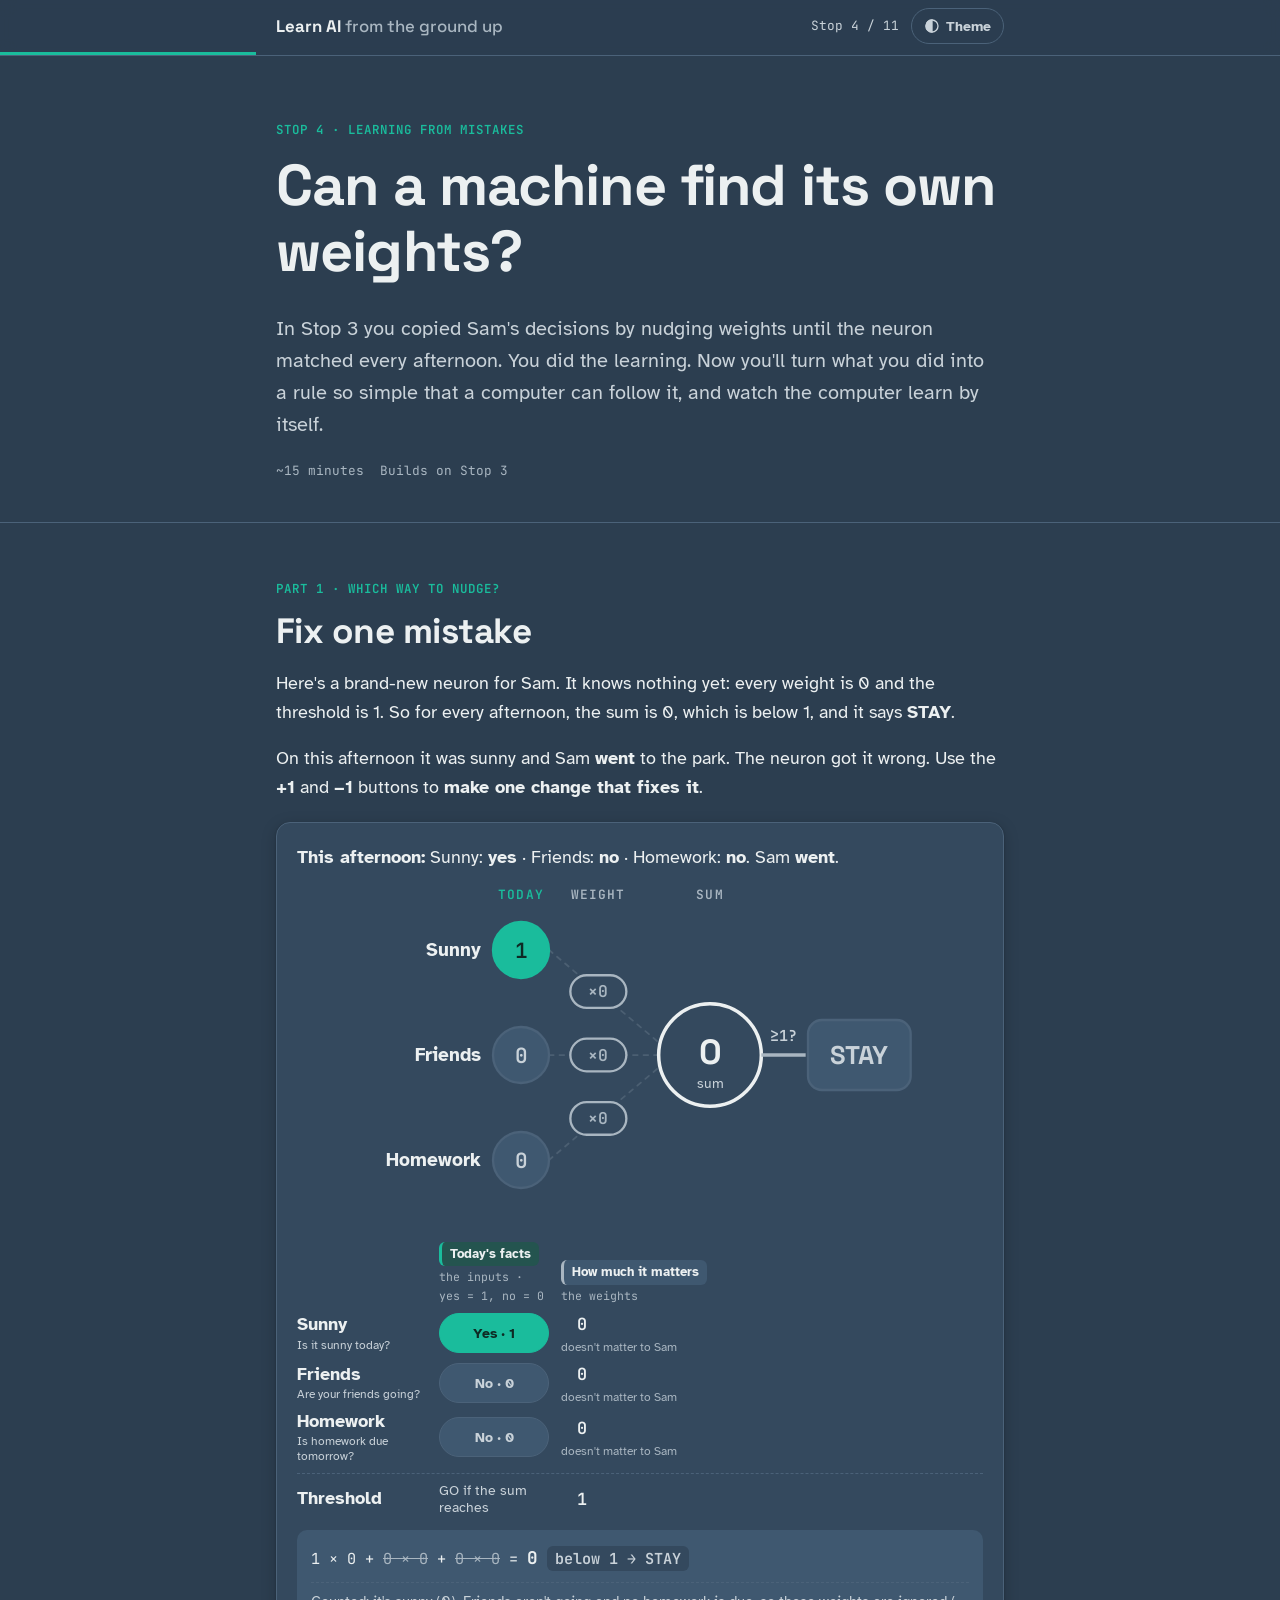
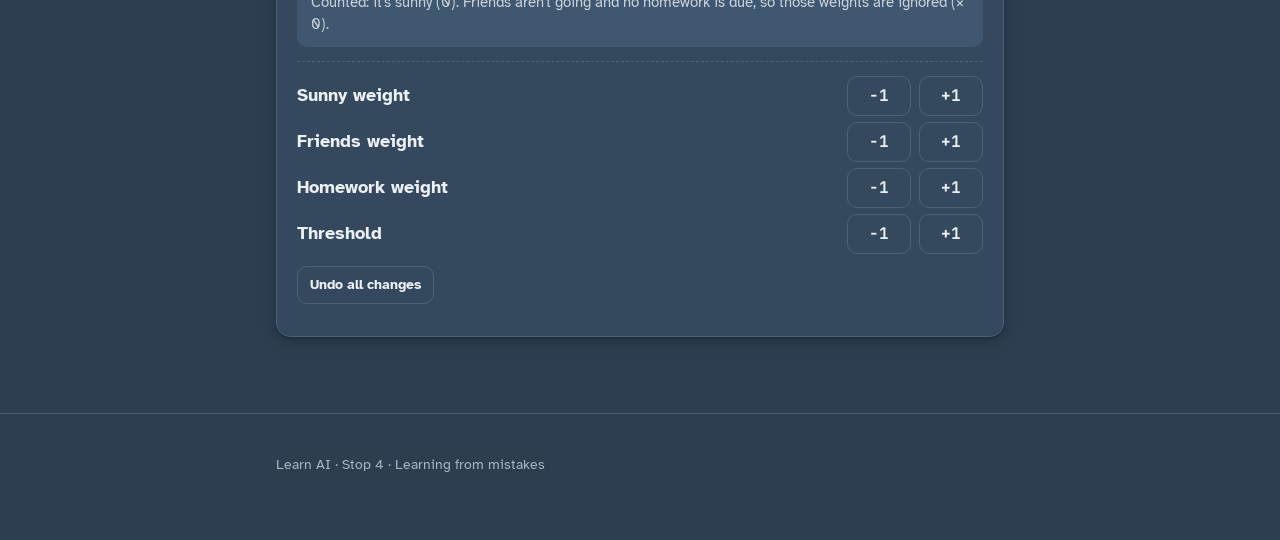
<file: stops/04-learning-from-mistakes/index.html>
<!doctype html>
<html lang="en">
<head>
<meta charset="utf-8">
<meta name="viewport" content="width=device-width, initial-scale=1">
<script>try{var t=localStorage.getItem("learnai.theme")||"slate";if(t!=="auto")document.documentElement.dataset.theme=t}catch(e){}</script>
<title>Learning From Mistakes · Learn AI</title>
<meta name="description" content="Stop 4 of Learn AI: a neuron that finds its own weights by nudging them after every mistake.">
<link rel="preconnect" href="https://fonts.googleapis.com">
<link rel="preconnect" href="https://fonts.gstatic.com" crossorigin>
<link href="https://fonts.googleapis.com/css2?family=Atkinson+Hyperlegible:ital,wght@0,400;0,700;1,400&family=JetBrains+Mono:wght@400;600&family=Space+Grotesk:wght@500;700&display=swap" rel="stylesheet">
<link rel="stylesheet" href="../../assets/css/base.css">
<link rel="stylesheet" href="../../assets/css/neuron.css">
<link rel="stylesheet" href="stop.css">
</head>
<body>

<header class="site-bar">
  <div class="wrap bar-inner">
    <a href="../../index.html" class="brand">Learn AI <span>from the ground up</span></a>
    <span class="stop-count">Stop 4 / 11</span>
  </div>
  <div class="progress"><div class="progress-fill" id="progress"></div></div>
</header>

<main>

  <!-- ============ HERO ============ -->
  <div class="hero wrap">
    <p class="eyebrow">Stop 4 · Learning from mistakes</p>
    <h1>Can a machine find its own weights?</h1>
    <p class="lede">In Stop 3 you copied Sam's decisions by nudging weights until the neuron matched every afternoon. You did the learning. Now you'll turn what you did into a rule so simple that a computer can follow it, and watch the computer learn by itself.</p>
    <div class="meta"><span>~15 minutes</span><span>Builds on Stop 3</span></div>
  </div>

  <!-- ============ PART 1: which way to nudge ============ -->
  <section class="section" id="s1">
    <div class="wrap">
      <p class="eyebrow">Part 1 · Which way to nudge?</p>
      <h2>Fix one mistake</h2>
      <p>Here's a brand-new neuron for Sam. It knows nothing yet: every weight is 0 and the threshold is 1. So for every afternoon, the sum is 0, which is below 1, and it says <strong>STAY</strong>.</p>
      <p>On this afternoon it was sunny and Sam <strong>went</strong> to the park. The neuron got it wrong. Use the <strong>+1</strong> and <strong>−1</strong> buttons to <strong>make one change that fixes it</strong>.</p>

      <div class="card fix" id="fix-a">
        <div class="fix-case" id="case-a-text"></div>
        <div class="neuron-mini" id="n-a"></div>
        <div class="nudge-pad" id="pad-a"></div>
        <p class="fix-feedback" id="fb-a" aria-live="polite"></p>
      </div>

      <div id="case-b-wrap" hidden>
        <p>Now the opposite mistake. A different neuron says <strong>GO</strong> on an afternoon when it was sunny but homework was due, and Sam <strong>stayed</strong> at home. Fix it with one change.</p>
        <div class="card fix" id="fix-b">
          <div class="fix-case" id="case-b-text"></div>
          <div class="neuron-mini" id="n-b"></div>
          <div class="nudge-pad" id="pad-b"></div>
          <p class="fix-feedback" id="fb-b" aria-live="polite"></p>
        </div>
      </div>

      <div class="callout" id="fix-lesson" hidden>
        <p>You've just discovered the two things that matter when fixing a mistake:</p>
        <p><strong>Which way?</strong> If the neuron was <em>too cautious</em> (said STAY but Sam went), the sum needs to go <strong>up</strong> or the threshold <strong>down</strong>. If it was <em>too eager</em> (said GO but Sam stayed), the opposite.</p>
        <p><strong>Which weights?</strong> Only the inputs that were <strong>yes (1)</strong> that afternoon. A "no" input is × 0, so changing its weight can't change this answer.</p>
      </div>
      <button class="btn primary continue" data-reveal="s2" id="c1" hidden>Turn that into a rule</button>
    </div>
  </section>

  <!-- ============ PART 2: the rule ============ -->
  <section class="section" id="s2" hidden>
    <div class="wrap">
      <p class="eyebrow">Part 2 · The learning rule</p>
      <h2>A recipe a computer can follow</h2>
      <p>A computer can't "have a think" about what to change. It needs exact steps. Here they are, using what you just discovered. First, two words we'll use:</p>
      <ul class="defs">
        <li><strong>Example:</strong> one afternoon where we know what Sam actually did.</li>
        <li><strong>Round:</strong> going through all the examples once.</li>
      </ul>

      <ol class="recipe card">
        <li><strong>Show the neuron one example</strong> and let it make its decision.</li>
        <li><strong>If it's right, change nothing.</strong> Move on to the next example.</li>
        <li><strong>If it's wrong, nudge:</strong>
          <table class="rule-table">
            <thead><tr><th>The mistake</th><th>Weights of every <em>yes</em> input</th><th>Threshold</th></tr></thead>
            <tbody>
              <tr><td><strong>Too cautious</strong><br><small>said STAY, Sam went</small></td><td class="pos"><strong>+1</strong> each</td><td class="neg"><strong>−1</strong> (easier to say GO)</td></tr>
              <tr><td><strong>Too eager</strong><br><small>said GO, Sam stayed</small></td><td class="neg"><strong>−1</strong> each</td><td class="pos"><strong>+1</strong> (harder to say GO)</td></tr>
            </tbody>
          </table>
        </li>
        <li><strong>Repeat</strong> for every example, round after round, until a whole round has <strong>no mistakes</strong>.</li>
      </ol>

      <p>That's it. Notice that each nudge is small (just 1) and it only fixes things a little. The neuron gets better by making <strong>lots of small corrections</strong>, not one big jump.</p>

      <details class="deeper">
        <summary>Who invented this?<span class="tag-deeper">Go deeper</span></summary>
        <div class="deeper-body">
          <p>This is almost exactly the rule Frank Rosenblatt used for his <em>Perceptron</em> in 1958, the machine you met in Stop 3. It was one of the first times a machine learned from examples rather than being given its rules. Newspapers at the time got very excited, perhaps a little too excited, about "thinking machines".</p>
        </div>
      </details>

      <button class="btn primary continue" data-reveal="s3">Be the machine</button>
    </div>
  </section>

  <!-- ============ PART 3: be the machine ============ -->
  <section class="section" id="s3" hidden>
    <div class="wrap">
      <p class="eyebrow">Part 3 · Be the machine</p>
      <h2>Follow the recipe yourself</h2>
      <p>Here are Sam's six afternoons. We start the neuron knowing nothing: all weights 0, threshold 1. For each afternoon, compare what the neuron said with what Sam did, then choose what the recipe says to do. The computer will make the nudge for you.</p>

      <div class="card neuron-card" id="n-learn"></div>

      <div class="card stepper" id="stepper">
        <div class="step-head">
          <p class="step-title" id="step-title"></p>
          <p class="step-facts" id="step-facts"></p>
          <div class="step-compare">
            <div><span class="lbl">Neuron said</span><strong id="step-said"></strong></div>
            <div><span class="lbl">Sam did</span><strong id="step-truth"></strong></div>
          </div>
        </div>
        <div class="step-choices" id="step-choices">
          <button class="btn" data-choice="right">Right: change nothing</button>
          <button class="btn" data-choice="cautious">Too cautious: nudge up</button>
          <button class="btn" data-choice="eager">Too eager: nudge down</button>
        </div>
        <p class="step-feedback" id="step-feedback" aria-live="polite"></p>
      </div>

      <div class="log" id="log" aria-live="polite"></div>

      <div id="auto-wrap" hidden>
        <div class="callout" id="round1-summary"></div>
        <button class="btn primary" id="auto-run">Let the computer finish ▶</button>
      </div>

      <div class="card chart-card" id="chart-sam-card" hidden>
        <p class="chart-title">Mistakes in each round</p>
        <div class="chart" id="chart-sam"></div>
        <p class="chart-note" id="sam-done" aria-live="polite"></p>
      </div>

      <button class="btn primary continue" data-reveal="s4" id="c3" hidden>Could it learn something harder?</button>
    </div>
  </section>

  <!-- ============ PART 4: X vs O ============ -->
  <section class="section" id="s4" hidden>
    <div class="wrap">
      <p class="eyebrow">Part 4 · Watch it learn to see</p>
      <h2>Teach it X from O</h2>
      <p>In Stop 3 you looked at a neuron with 25 inputs, one for each pixel of a 5 × 5 picture, and <em>we</em> chose its weights. This time, nobody chooses them. All 25 weights start at 0, and the neuron learns from these 16 examples using <strong>exactly the same recipe</strong>. Its job: say <strong>X</strong> (fire) for an X and <strong>O</strong> (don't fire) for an O.</p>

      <div class="examples" id="xo-examples" aria-label="The 16 training examples"></div>

      <div class="card xo-card">
        <div class="xo-main">
          <figure>
            <div class="mini-grid" id="xo-current" aria-label="The example being learned"></div>
            <figcaption id="xo-current-cap">Example</figcaption>
          </figure>
          <figure>
            <div class="mini-grid heat" id="xo-weights" aria-label="The 25 weights"></div>
            <figcaption>The 25 weights <span class="t-note">· threshold <strong id="xo-t">1</strong></span></figcaption>
          </figure>
        </div>
        <p class="xo-status" id="xo-status" aria-live="polite">Press <strong>Step</strong> to show the neuron the first example.</p>
        <div class="xo-controls">
          <button class="btn primary" id="xo-step">Step</button>
          <button class="btn" id="xo-play">Play ▶</button>
          <button class="btn" id="xo-reset">Start again</button>
        </div>
        <div class="chart small" id="chart-xo"></div>
      </div>

      <p>Watch the weights: <strong class="pos">green</strong> means "ink here makes me think X", <strong class="neg">red</strong> means "ink here makes me think O". Nobody told the neuron what an X looks like. The pattern appears from the nudges alone.</p>

      <div class="card test" id="xo-test-card" hidden>
        <p class="test-title">Now test it. Draw anything and see what it thinks.</p>
        <div class="test-row">
          <div class="mini-grid input" id="xo-test" aria-label="Your drawing: click squares to draw"></div>
          <div>
            <p class="test-verdict" id="xo-test-verdict"></p>
            <div class="test-presets">
              <button class="chip" data-draw="x">A neat X</button>
              <button class="chip" data-draw="wonky">A wonky X</button>
              <button class="chip" data-draw="plus">A plus +</button>
              <button class="chip" data-draw="clear">Clear</button>
            </div>
          </div>
        </div>
        <p class="small">It has never seen your drawing. It can only use the weights it learned from those 16 examples. Can you draw something that fools it?</p>
      </div>

      <button class="btn primary continue" data-reveal="s5" id="c4" hidden>Can it learn anything?</button>
    </div>
  </section>

  <!-- ============ PART 5: limits ============ -->
  <section class="section" id="s5" hidden>
    <div class="wrap">
      <p class="eyebrow">Part 5 · What this can't do</p>
      <h2>Jordan's tricky rule</h2>
      <p>Jordan goes to the park if it's sunny <strong>or</strong> friends are going, but <strong>not when both</strong> are true, because then the park is too crowded. Four examples, two inputs. Surely easy?</p>

      <div class="card">
        <div class="jordan-table" id="jordan-table"></div>
        <button class="btn primary" id="jordan-run">Let it learn for 10 rounds ▶</button>
        <div class="chart small" id="chart-jordan"></div>
        <p class="chart-note" id="jordan-note" aria-live="polite"></p>
      </div>

      <details class="deeper">
        <summary>Why can't any weights work?<span class="tag-deeper">Go deeper</span></summary>
        <div class="deeper-body">
          <p>"Sunny only" must reach the threshold, and so must "friends only". "Neither" (sum 0) must not, so the threshold must be bigger than 0. But then "both" adds the sunny weight and the friends weight together. That's at least the threshold plus the threshold, which is definitely enough to say GO. Yet Jordan stays. One neuron can never get all four right, however long it learns.</p>
        </div>
      </details>

      <div class="callout">
        <p>Two limits to remember. First, <strong>one neuron can't learn every pattern</strong>. Later, in Stop 6, you'll see how <em>teams</em> of neurons solve this.</p>
        <p>Second, look at the recipe again. It only knows <strong>right or wrong</strong>. A near miss gets exactly the same nudge as a terrible miss. What if a machine could tell <strong>how wrong</strong> it was, and adjust by just the right amount? That's the next stop.</p>
      </div>

      <h2 class="summary-head">What you now know</h2>
      <ol class="takeaways">
        <li><span>Learning means <strong>adjusting weights after mistakes</strong>, a small nudge in the direction that would have helped.</span></li>
        <li><span>Only the inputs that were <strong>yes</strong> get nudged, because only they affected the answer.</span></li>
        <li><span>The same simple recipe works for 3 weights or 25, and in principle for millions.</span></li>
        <li><span>The machine found weights <strong>nobody gave it</strong>, just from examples. That's machine learning.</span></li>
        <li><span>But one neuron has limits, and "right or wrong" is a blunt way to learn.</span></li>
      </ol>

      <a class="next-stop" href="../../index.html">
        <span><small>Next · Stop 5</small><strong>Finding the bottom of the hill</strong></span>
        <span class="soon">Coming soon →</span>
      </a>
    </div>
  </section>

</main>

<footer class="site-foot">
  <div class="wrap">Learn AI · Stop 4 · Learning from mistakes</div>
</footer>

<script src="../../assets/js/site.js"></script>
<script src="../../assets/js/neuron.js"></script>
<script src="stop.js"></script>
</body>
</html>
</file>
<file: assets/css/base.css>
/* Learn AI — shared design system
   Every stop uses these tokens so the visual language stays consistent
   across the journey (a neuron on stop 3 looks the same inside stop 6).

   Themes: set by site.js as <html data-theme="...">.
   No data-theme = "Match my device": Paper in light mode, Night in dark mode. */

/* ---------- Paper (default light) ---------- */
:root, :root[data-theme="paper"] {
  --paper: #f6f3ec;
  --surface: #fffdf8;
  --surface-2: #efeadf;
  --ink: #1c1a17;
  --ink-2: #57524a;
  --ink-3: #767065;
  --line: #ddd5c6;
  --accent: #2b59e0;
  --accent-ink: #ffffff;
  --accent-soft: #e3eafc;
  --good: #1d7f63;
  --good-soft: #dcefe7;
  --bad: #c43d27;
  --bad-soft: #f8e1dc;
  --shadow: 0 1px 2px rgba(40, 30, 10, .06), 0 4px 16px rgba(40, 30, 10, .06);
  color-scheme: light;
}

/* ---------- Night (dark) ---------- */
:root[data-theme="night"] {
  --paper: #14130f;
  --surface: #1d1c17;
  --surface-2: #2a2821;
  --ink: #f1ede4;
  --ink-2: #bdb6a8;
  --ink-3: #958d7f;
  --line: #38352d;
  --accent: #7c9cff;
  --accent-ink: #0f1320;
  --accent-soft: #1f2a4a;
  --good: #4cc39c;
  --good-soft: #15342a;
  --bad: #f07a63;
  --bad-soft: #3c1f19;
  --shadow: 0 1px 2px rgba(0, 0, 0, .3), 0 4px 16px rgba(0, 0, 0, .25);
  color-scheme: dark;
}
@media (prefers-color-scheme: dark) {
  :root:not([data-theme]) {
    --paper: #14130f;
    --surface: #1d1c17;
    --surface-2: #2a2821;
    --ink: #f1ede4;
    --ink-2: #bdb6a8;
    --ink-3: #958d7f;
    --line: #38352d;
    --accent: #7c9cff;
    --accent-ink: #0f1320;
    --accent-soft: #1f2a4a;
    --good: #4cc39c;
    --good-soft: #15342a;
    --bad: #f07a63;
    --bad-soft: #3c1f19;
    --shadow: 0 1px 2px rgba(0, 0, 0, .3), 0 4px 16px rgba(0, 0, 0, .25);
    color-scheme: dark;
  }
}

/* ---------- Snow (clean white) ---------- */
:root[data-theme="snow"] {
  --paper: #ffffff;
  --surface: #ffffff;
  --surface-2: #f0f2f5;
  --ink: #111827;
  --ink-2: #4b5563;
  --ink-3: #6b7280;
  --line: #e1e4ea;
  --accent: #2458d6;
  --accent-ink: #ffffff;
  --accent-soft: #e7eefc;
  --good: #137a5a;
  --good-soft: #def3ea;
  --bad: #c0392b;
  --bad-soft: #fbe6e3;
  --shadow: 0 1px 2px rgba(15, 23, 42, .06), 0 4px 16px rgba(15, 23, 42, .07);
  color-scheme: light;
}

/* ---------- High contrast ---------- */
:root[data-theme="contrast"] {
  --paper: #000000;
  --surface: #0b0b0b;
  --surface-2: #222222;
  --ink: #ffffff;
  --ink-2: #f2f2f2;
  --ink-3: #d0d0d0;
  --line: #9a9a9a;
  --accent: #ffd400;
  --accent-ink: #000000;
  --accent-soft: #2e2700;
  --good: #3dff9a;
  --good-soft: #00301a;
  --bad: #ff7070;
  --bad-soft: #360808;
  --shadow: none;
  color-scheme: dark;
}

/* ---------- Coral (dark navy + coral) ---------- */
:root[data-theme="coral"] {
  --paper: #1a1a2e;
  --surface: #16213e;
  --surface-2: #0f3460;
  --ink: #f9f9f9;
  --ink-2: #c9cfe3;
  --ink-3: #939cbb;
  --line: #2b3a60;
  --accent: #e94560;
  --accent-ink: #1a1a2e;
  --accent-soft: #3a1f3a;
  --good: #4fd1a5;
  --good-soft: #123a3c;
  --bad: #f5b942;   /* amber, so mistakes don't blur into the coral accent */
  --bad-soft: #3a2f1a;
  --shadow: 0 1px 2px rgba(0, 0, 0, .35), 0 4px 16px rgba(0, 0, 0, .3);
  color-scheme: dark;
}

/* ---------- Slate (dark slate + teal) ---------- */
:root[data-theme="slate"] {
  --paper: #2c3e50;
  --surface: #34495e;
  --surface-2: #3f5870;
  --ink: #ecf0f1;
  --ink-2: #c9d2d9;
  --ink-3: #a9b6c1;
  --line: #4b6279;
  --accent: #1abc9c;
  --accent-ink: #0e2a24;
  --accent-soft: #24544f;
  --good: #8ee6b0;
  --good-soft: #2d5548;
  --bad: #ff8f80;
  --bad-soft: #4c3a48;
  --shadow: 0 1px 2px rgba(0, 0, 0, .25), 0 4px 16px rgba(0, 0, 0, .2);
  color-scheme: dark;
}

/* ---------- Violet (light + purple) ---------- */
:root[data-theme="violet"] {
  --paper: #f5f5f5;
  --surface: #ffffff;
  --surface-2: #eee6f5;
  --ink: #221133;
  --ink-2: #5a2475;
  --ink-3: #7d6a8f;
  --line: #e0d4ea;
  --accent: #8a2be2;
  --accent-ink: #ffffff;
  --accent-soft: #f4e4f4;
  --good: #1d7f63;
  --good-soft: #dcefe7;
  --bad: #c43d27;
  --bad-soft: #f9e2de;
  --shadow: 0 1px 2px rgba(75, 0, 130, .06), 0 4px 16px rgba(75, 0, 130, .08);
  color-scheme: light;
}

:root {
  --radius: 14px;
  --font-body: "Atkinson Hyperlegible", system-ui, -apple-system, "Segoe UI", sans-serif;
  --font-head: "Space Grotesk", system-ui, sans-serif;
  --font-mono: "JetBrains Mono", ui-monospace, Consolas, monospace;
}

*, *::before, *::after { box-sizing: border-box; }
html { -webkit-text-size-adjust: 100%; scroll-behavior: smooth; scroll-padding-top: 64px; }
@media (prefers-reduced-motion: reduce) {
  html { scroll-behavior: auto; }
  *, *::before, *::after { animation-duration: .01ms !important; transition-duration: .01ms !important; }
}

body {
  margin: 0;
  background: var(--paper);
  color: var(--ink);
  font: 18px/1.6 var(--font-body);
  overflow-x: hidden;
}

h1, h2, h3 { font-family: var(--font-head); line-height: 1.15; letter-spacing: -.015em; margin: 0 0 .5em; }
h1 { font-size: clamp(2.2rem, 7vw, 3.6rem); font-weight: 700; }
h2 { font-size: clamp(1.6rem, 4.5vw, 2.2rem); font-weight: 700; }
h3 { font-size: 1.25rem; font-weight: 500; }
p { margin: 0 0 1em; }
a { color: var(--accent); }
strong { font-weight: 700; }
code, .mono { font-family: var(--font-mono); font-size: .9em; }

.wrap { max-width: 760px; margin: 0 auto; padding: 0 16px; }

/* ---------- top bar ---------- */
.site-bar {
  position: sticky; top: 0; z-index: 20;
  background: color-mix(in srgb, var(--paper) 88%, transparent);
  backdrop-filter: blur(8px);
  -webkit-backdrop-filter: blur(8px);
  border-bottom: 1px solid var(--line);
}
.bar-inner { display: flex; align-items: center; gap: 12px; height: 52px; }
.brand { font-family: var(--font-head); font-weight: 700; color: var(--ink); text-decoration: none; font-size: 1.05rem; white-space: nowrap; margin-right: auto; }
.brand span { font-weight: 500; color: var(--ink-3); }
@media (max-width: 480px) { .brand span { display: none; } }
.stop-count { font-family: var(--font-mono); font-size: .8rem; color: var(--ink-2); }
.progress { height: 3px; }
.progress-fill { height: 100%; width: 0; background: var(--accent); transition: width .6s ease; }

/* ---------- theme picker ---------- */
.theme-picker { position: relative; }
.theme-btn {
  display: inline-flex; align-items: center; gap: 6px;
  font: 700 .85rem var(--font-body); color: var(--ink-2);
  background: none; border: 1px solid var(--line); border-radius: 999px;
  padding: 6px 12px; min-height: 36px; cursor: pointer;
}
.theme-btn:hover { color: var(--ink); border-color: var(--ink-3); }
.theme-btn svg { width: 16px; height: 16px; }
@media (max-width: 400px) { .theme-btn .label { display: none; } }
.theme-menu {
  position: absolute; right: 0; top: calc(100% + 8px); z-index: 30;
  min-width: 220px; padding: 6px;
  background: var(--surface); border: 1px solid var(--line); border-radius: 12px;
  box-shadow: 0 8px 30px rgba(0, 0, 0, .18);
}
.theme-menu[hidden] { display: none; }
.theme-option {
  display: flex; align-items: center; gap: 10px; width: 100%;
  font: 1rem var(--font-body); color: var(--ink); text-align: left;
  background: none; border: 0; border-radius: 8px; padding: 9px 10px; cursor: pointer;
}
.theme-option:hover { background: var(--surface-2); }
.theme-option[aria-checked="true"] { font-weight: 700; }
.theme-option[aria-checked="true"]::after { content: "\2713"; margin-left: auto; color: var(--accent); }
.swatch {
  width: 22px; height: 22px; border-radius: 50%; flex: none;
  border: 1px solid rgba(128, 128, 128, .5);
}

/* ---------- hero ---------- */
.hero { padding-top: 64px; padding-bottom: 40px; }
.hero .lede { font-size: 1.25rem; color: var(--ink-2); max-width: 36em; }
.meta { display: flex; flex-wrap: wrap; gap: 8px 16px; font-family: var(--font-mono); font-size: .8rem; color: var(--ink-3); margin-top: 20px; }

.eyebrow {
  font-family: var(--font-mono); font-size: .78rem; font-weight: 600;
  letter-spacing: .08em; text-transform: uppercase; color: var(--accent);
  margin: 0 0 12px;
}

/* ---------- sections ---------- */
.section { padding: 56px 0; border-top: 1px solid var(--line); }
.section[hidden] { display: none; }
.section.reveal { animation: rise .6s ease both; }
@keyframes rise { from { opacity: 0; transform: translateY(16px); } to { opacity: 1; transform: none; } }

.card {
  background: var(--surface);
  border: 1px solid var(--line);
  border-radius: var(--radius);
  padding: 20px;
  box-shadow: var(--shadow);
}

.callout {
  border-left: 4px solid var(--accent);
  background: var(--accent-soft);
  padding: 14px 18px;
  border-radius: 0 10px 10px 0;
  margin: 20px 0;
}
.callout p:last-child { margin: 0; }

/* ---------- buttons ---------- */
.btn {
  appearance: none;
  font: 700 1rem/1.2 var(--font-body);
  padding: 11px 18px;
  border-radius: 10px;
  border: 1px solid var(--line);
  background: var(--surface);
  color: var(--ink);
  cursor: pointer;
  transition: transform .12s ease, background .15s ease, border-color .15s ease;
  min-height: 44px;
}
.btn:hover { border-color: var(--ink-3); }
.btn:active { transform: translateY(1px); }
.btn:focus-visible, button:focus-visible, input:focus-visible, select:focus-visible, summary:focus-visible, a:focus-visible {
  outline: 3px solid var(--accent); outline-offset: 2px;
}
.btn.primary { background: var(--accent); border-color: var(--accent); color: var(--accent-ink); }
.btn.primary:hover { filter: brightness(1.07); }
.btn[disabled] { opacity: .45; cursor: not-allowed; }
.btn.continue { margin-top: 28px; }
.btn.continue::after { content: " \2193"; }

/* ---------- "go deeper" drawers ---------- */
details.deeper {
  margin: 24px 0;
  border: 1px dashed var(--ink-3);
  border-radius: var(--radius);
  background: var(--surface);
}
details.deeper summary {
  cursor: pointer;
  padding: 14px 18px;
  font-family: var(--font-head);
  font-weight: 500;
  list-style: none;
  display: flex; align-items: center; gap: 10px;
}
details.deeper summary::-webkit-details-marker { display: none; }
details.deeper summary::before {
  content: "+"; font-family: var(--font-mono); font-weight: 600;
  width: 24px; height: 24px; display: inline-grid; place-items: center;
  border-radius: 6px; background: var(--surface-2); color: var(--accent);
  flex: none;
}
details.deeper[open] summary::before { content: "\2212"; }
details.deeper .tag-deeper { font-family: var(--font-mono); font-size: .7rem; color: var(--ink-3); margin-left: auto; text-transform: uppercase; letter-spacing: .06em; white-space: nowrap; }
details.deeper .deeper-body { padding: 0 18px 16px 52px; color: var(--ink-2); }
@media (max-width: 520px) { details.deeper .deeper-body { padding-left: 18px; } }

/* ---------- summary + next ---------- */
.takeaways { list-style: none; padding: 0; margin: 0; display: grid; gap: 14px; counter-reset: take; }
.takeaways li { display: grid; grid-template-columns: 32px 1fr; gap: 12px; align-items: start; }
.takeaways li::before {
  counter-increment: take; content: counter(take);
  width: 32px; height: 32px; border-radius: 50%;
  display: grid; place-items: center;
  background: var(--ink); color: var(--paper);
  font-family: var(--font-mono); font-weight: 600; font-size: .85rem;
}

.next-stop {
  display: flex; align-items: center; justify-content: space-between; gap: 16px;
  margin-top: 32px; padding: 20px; border-radius: var(--radius);
  background: var(--ink); color: var(--paper); text-decoration: none;
}
.next-stop small { display: block; font-family: var(--font-mono); font-size: .75rem; opacity: .7; text-transform: uppercase; letter-spacing: .08em; }
.next-stop strong { font-family: var(--font-head); font-size: 1.3rem; }
.next-stop .soon { font-family: var(--font-mono); font-size: .75rem; opacity: .7; white-space: nowrap; }

.site-foot { padding: 40px 0 64px; color: var(--ink-3); font-size: .85rem; border-top: 1px solid var(--line); }

.sr-only { position: absolute; width: 1px; height: 1px; padding: 0; margin: -1px; overflow: hidden; clip: rect(0 0 0 0); border: 0; }
</file>
<file: stops/01-rules-break/stop.css>
/* Stop 1 · Rules break */

/* ---------- chat messages ---------- */
.msgs { list-style: none; padding: 0; margin: 24px 0 0; display: grid; gap: 10px; }
.msg {
  display: grid;
  grid-template-columns: 1fr auto;
  align-items: center;
  gap: 8px 14px;
  padding: 12px 14px;
  background: var(--surface);
  border: 1px solid var(--line);
  border-left: 4px solid var(--line);
  border-radius: 12px;
  transition: border-color .25s ease, background .25s ease;
}
.msg-text { font-size: 1.02rem; overflow-wrap: anywhere; }
.msg-who { display: block; font-family: var(--font-mono); font-size: .72rem; color: var(--ink-3); margin-bottom: 2px; }
.msg-actions { display: flex; gap: 6px; }
.msg-actions .btn { min-height: 38px; padding: 8px 12px; font-size: .9rem; }
@media (max-width: 520px) {
  .msg { grid-template-columns: 1fr; }
  .msg .verdict { justify-self: start; }
  .msg-actions .btn { flex: 1; }
}

.msg.good { border-left-color: var(--good); }
.msg.bad { border-left-color: var(--bad); background: var(--bad-soft); }

.verdict {
  font-family: var(--font-mono); font-size: .75rem; font-weight: 600;
  padding: 4px 8px; border-radius: 6px; white-space: nowrap;
  text-transform: uppercase; letter-spacing: .04em;
}
.verdict.good { color: var(--good); background: var(--good-soft); }
.verdict.bad { color: var(--bad); background: var(--surface); border: 1px solid var(--bad); }
.verdict.pending { color: var(--ink-3); background: var(--surface-2); }

mark.hit-block { background: none; color: inherit; box-shadow: inset 0 -.5em 0 color-mix(in srgb, var(--bad) 30%, transparent); border-radius: 2px; }
mark.hit-allow { background: none; color: inherit; box-shadow: inset 0 -.5em 0 color-mix(in srgb, var(--good) 35%, transparent); border-radius: 2px; }

.hook-result { margin-top: 24px; }
.hook-result .big { font-family: var(--font-head); font-size: 1.6rem; font-weight: 700; margin-bottom: .3em; }

/* ---------- rule builder ---------- */
.rule-kinds { display: grid; gap: 8px; margin: 0 0 12px; }
.how-match { font-size: .95rem; color: var(--ink-2); margin: 0 0 16px; }
.goal { border-left: 4px solid var(--good); background: var(--good-soft); padding: 10px 14px; border-radius: 0 10px 10px 0; margin: 0 0 20px; }
.small-note { font-size: .92rem; color: var(--ink-2); margin: -16px 0 24px; }
.cat-key { font-size: .92rem; color: var(--ink-2); margin: 0 0 6px; }
.cat-key s { color: var(--ink-3); }
.tag {
  display: inline-block; font-family: var(--font-mono); font-size: .75rem; font-weight: 600;
  text-transform: uppercase; letter-spacing: .05em;
  padding: 3px 8px; border-radius: 6px; margin-right: 6px; vertical-align: 1px;
}
.tag.block { background: var(--bad-soft); color: var(--bad); }
.tag.allow { background: var(--good-soft); color: var(--good); }

.builder { margin-bottom: 28px; }
.rule-form { display: flex; flex-wrap: wrap; align-items: center; gap: 8px; }
.rule-form select, .rule-form input {
  font: 1rem var(--font-body);
  color: var(--ink);
  background: var(--paper);
  border: 1px solid var(--line);
  border-radius: 10px;
  padding: 10px 12px;
  min-height: 44px;
}
.rule-form select { font-weight: 700; }
.rule-form input { flex: 1 1 140px; min-width: 0; font-family: var(--font-mono); }
.rule-form-mid { color: var(--ink-2); }
.rule-error { color: var(--bad); font-size: .9rem; margin: 8px 0 0; }

.suggest { margin: 12px 0 0; font-size: .9rem; color: var(--ink-2); }
.chip {
  font: 600 .85rem var(--font-mono);
  border: 1px solid var(--line); background: var(--surface-2); color: var(--ink);
  padding: 4px 10px; border-radius: 999px; cursor: pointer; margin: 2px 4px 2px 0;
}
.chip:hover { border-color: var(--ink-3); }

.rule-list { list-style: none; padding: 0; margin: 16px 0 0; display: flex; flex-wrap: wrap; gap: 8px; }
.rule {
  display: inline-flex; align-items: center; gap: 4px;
  padding: 4px 4px 4px 4px; border-radius: 10px;
  background: var(--paper); border: 1px solid var(--line);
  animation: pop .25s ease;
}
@keyframes pop { from { transform: scale(.85); opacity: 0; } to { transform: none; opacity: 1; } }
.rule .word { font-family: var(--font-mono); font-size: .9rem; padding: 0 4px; }
.rule .remove {
  border: 0; background: none; color: var(--ink-3); cursor: pointer;
  width: 28px; height: 28px; border-radius: 6px; font-size: 1.1rem; line-height: 1;
}
.rule .remove:hover { background: var(--surface-2); color: var(--ink); }
.rule-empty { margin: 16px 0 0; color: var(--ink-3); font-size: .95rem; }

/* ---------- days ---------- */
.day-tabs { display: flex; gap: 6px; margin-bottom: -1px; position: relative; z-index: 1; overflow-x: auto; }
.day-tab {
  font: 700 .95rem var(--font-body);
  padding: 10px 16px; min-height: 44px;
  border: 1px solid var(--line); border-bottom: 0;
  border-radius: 12px 12px 0 0;
  background: var(--surface-2); color: var(--ink-2); cursor: pointer; white-space: nowrap;
}
.day-tab[aria-selected="true"] { background: var(--surface); color: var(--ink); }
.day-tab[disabled] { cursor: not-allowed; opacity: .55; }
@media (max-width: 480px) { .day-tab { padding: 10px 10px; font-size: .85rem; flex: 1; } }
.day-panel { border-top-left-radius: 0; }
.day-intro { color: var(--ink-2); margin-bottom: 12px; }
.day-head { display: flex; flex-wrap: wrap; align-items: center; justify-content: space-between; gap: 12px; }
.day-head h3 { margin: 0; font-weight: 700; }

.score { display: flex; flex-wrap: wrap; gap: 10px; margin: 16px 0 4px; }
.stat {
  flex: 1 1 120px;
  border-radius: 12px; padding: 10px 14px;
  background: var(--surface-2);
}
.stat .n { font-family: var(--font-head); font-size: 1.7rem; font-weight: 700; line-height: 1.1; }
.stat .l { font-size: .85rem; color: var(--ink-2); }
.stat.good .n { color: var(--good); }
.stat.bad .n { color: var(--bad); }
.first-try-note { font-size: .9rem; color: var(--ink-2); margin: 8px 0 0; }
.day-foot { margin-top: 20px; display: flex; flex-wrap: wrap; gap: 10px; align-items: center; }
.day-foot p { margin: 0; color: var(--ink-2); font-size: .95rem; }

/* ---------- scoreboard ---------- */
.scoreboard { margin: 20px 0 28px; }
.sb-row { display: grid; grid-template-columns: 110px 1fr; gap: 6px 14px; align-items: center; padding: 10px 0; border-bottom: 1px solid var(--line); }
.sb-row:last-of-type { border-bottom: 0; }
.sb-day { font-weight: 700; }
.sb-bars { display: grid; gap: 6px; }
.sb-bar { display: grid; grid-template-columns: 1fr 34px; gap: 8px; align-items: center; font-size: .8rem; }
.sb-track { height: 14px; background: var(--surface-2); border-radius: 4px; overflow: hidden; }
.sb-fill { height: 100%; border-radius: 4px; transition: width .6s ease; }
.sb-fill.first { background: var(--bad); }
.sb-fill.after { background: var(--ink-3); }
.sb-n { font-family: var(--font-mono); text-align: right; }
.sb-legend { display: flex; flex-wrap: wrap; gap: 16px; font-size: .85rem; color: var(--ink-2); margin-top: 10px; }
.sb-legend i { display: inline-block; width: 12px; height: 12px; border-radius: 3px; margin-right: 6px; vertical-align: -1px; }
@media (max-width: 480px) { .sb-row { grid-template-columns: 1fr; } }

.lessons { display: grid; gap: 14px; margin: 28px 0; }
.lesson { position: relative; padding: 18px 18px 6px 64px; background: var(--surface); border: 1px solid var(--line); border-radius: var(--radius); }
.lesson h3 { font-weight: 700; margin-bottom: .3em; }
.lesson-num {
  position: absolute; left: 18px; top: 18px; width: 32px; height: 32px; border-radius: 50%;
  display: grid; place-items: center; background: var(--accent-soft); color: var(--accent);
  font-family: var(--font-mono); font-weight: 600;
}
.linklike { font: inherit; color: var(--accent); background: none; border: 0; padding: 0; text-decoration: underline; cursor: pointer; }

/* ---------- cat rules ---------- */
.feature-picker { margin: 20px 0; }
.picker-label { font-family: var(--font-head); font-weight: 500; margin-bottom: 10px; }
.features { display: flex; flex-wrap: wrap; gap: 8px; }
.feature {
  font: 700 .95rem var(--font-body);
  padding: 10px 14px; min-height: 44px; border-radius: 10px;
  border: 1px solid var(--line); background: var(--paper); color: var(--ink-2); cursor: pointer;
}
.feature::before { content: "\2610  "; font-weight: 400; }
.feature[aria-pressed="true"] { background: var(--accent); border-color: var(--accent); color: var(--accent-ink); }
.feature[aria-pressed="true"]::before { content: "\2611  "; }

.cat-score { font-family: var(--font-head); font-size: 1.2rem; font-weight: 700; margin: 8px 0 12px; }
.animals { display: grid; grid-template-columns: repeat(auto-fill, minmax(150px, 1fr)); gap: 10px; margin-bottom: 20px; }
.animal {
  background: var(--surface); border: 1px solid var(--line); border-radius: 12px;
  padding: 12px; display: flex; flex-direction: column; gap: 6px;
  border-top: 4px solid var(--line);
  transition: border-color .25s ease, background .25s ease;
}
.animal.good { border-top-color: var(--good); }
.animal.bad { border-top-color: var(--bad); background: var(--bad-soft); }
.animal-pic { height: 84px; border-radius: 8px; background: var(--surface-2); display: flex; align-items: center; justify-content: center; }
.animal-pic svg { height: 100%; width: auto; max-width: 100%; }
.animal-name { font-weight: 700; line-height: 1.25; }
.animal-truth { font-size: .8rem; color: var(--ink-3); }
.animal-says { margin-top: auto; font-family: var(--font-mono); font-size: .8rem; font-weight: 600; }
.animal.good .animal-says { color: var(--good); }
.animal.bad .animal-says { color: var(--bad); }
.animal-feats { display: flex; flex-wrap: wrap; gap: 3px; }
.animal-feats span { font-size: .68rem; font-family: var(--font-mono); padding: 1px 5px; border-radius: 4px; background: var(--surface-2); color: var(--ink-2); }
.animal-feats span.no { text-decoration: line-through; color: var(--ink-3); background: none; }

/* ---------- pixel reveal ---------- */
.pixel-stage { display: grid; grid-template-columns: minmax(0, 420px) 1fr; gap: 20px; align-items: center; margin: 20px 0 24px; }
@media (max-width: 640px) { .pixel-stage { grid-template-columns: 1fr; } }
.pixel-grid {
  display: grid; grid-template-columns: repeat(16, 1fr);
  width: 100%; max-width: 420px; aspect-ratio: 1;
  border-radius: 8px; overflow: hidden; border: 1px solid var(--line);
}
.px {
  display: grid; place-items: center;
  font-family: var(--font-mono); font-size: clamp(6px, 1.8vw, 9px); font-weight: 600;
  color: transparent;
  transition: background-color .5s ease, color .5s ease;
}
.pixel-grid.numbers .px { background-color: var(--surface) !important; color: var(--ink-2); box-shadow: inset 0 0 0 .5px var(--line); }
.pixel-caption { color: var(--ink-2); margin: 12px 0 0; }

.summary-head { margin-top: 40px; }
</file>
<file: stops/02-everything-is-numbers/stop.css>
/* Stop 2 · Everything is numbers */

.challenge { margin-top: 20px; }
.small-note { font-size: .92rem; color: var(--ink-2); }
.brush-help { font-size: .88rem; color: var(--ink-2); margin: -6px 0 14px; }
.close-breakdown { font-size: .8rem; color: var(--ink-2); margin: 6px 0 0; }
.close-help { font-size: .85rem; color: var(--ink-2); margin: 8px 0 0; }
.mono { font-family: var(--font-mono); }

/* ---------- Part 1: paint ---------- */
.paint { margin: 20px 0; }
.brush { display: flex; flex-wrap: wrap; align-items: center; gap: 10px 12px; margin-bottom: 16px; }
.brush-label { font-family: var(--font-head); font-weight: 500; }
.brush-presets { display: flex; gap: 6px; }
.brush-preset {
  width: 36px; height: 36px; border-radius: 8px; cursor: pointer;
  border: 2px solid var(--line);
}
.brush-preset[aria-pressed="true"] { border-color: var(--accent); box-shadow: 0 0 0 2px var(--accent); }
.brush-slider { flex: 1 1 140px; display: flex; }
.brush-slider input { width: 100%; accent-color: var(--accent); }
.brush-swatch { width: 36px; height: 36px; border-radius: 8px; border: 1px solid var(--line); }
.brush-value { min-width: 3ch; font-weight: 600; font-size: 1.1rem; }

.paint-grids { display: grid; grid-template-columns: 1fr 1fr; gap: 16px; }
@media (max-width: 560px) { .paint-grids { grid-template-columns: 1fr; } }
.paint-grids figure { margin: 0; }
.paint-grids figcaption { font-size: .85rem; color: var(--ink-2); margin-top: 6px; text-align: center; }

.grid {
  display: grid; grid-template-columns: repeat(12, 1fr);
  aspect-ratio: 1; width: 100%; max-width: 340px; margin: 0 auto;
  border: 1px solid var(--line); border-radius: 6px; overflow: hidden;
  touch-action: none; user-select: none; -webkit-user-select: none;
}
.grid.pic { cursor: crosshair; }
.grid .cell { box-shadow: inset 0 0 0 .5px rgba(128, 128, 128, .25); }
.grid.nums { background: var(--surface); }
.grid.nums .cell {
  display: grid; place-items: center;
  font-family: var(--font-mono); font-size: clamp(7px, 2.1vw, 10px); color: var(--ink-2);
}
.grid.nums .cell.dark { color: var(--ink); font-weight: 600; }
.grid .cell.hot { outline: 2px solid var(--accent); outline-offset: -2px; position: relative; z-index: 1; }

.paint-foot { display: flex; flex-wrap: wrap; align-items: center; gap: 10px; margin-top: 16px; }
.paint-foot .count { margin-left: auto; color: var(--ink-2); font-size: .85rem; }

/* ---------- Part 2: resolution ---------- */
.res { display: grid; grid-template-columns: minmax(0, 300px) 1fr; gap: 24px; align-items: center; margin: 20px 0; }
@media (max-width: 600px) { .res { grid-template-columns: 1fr; } }
#res-canvas { width: 100%; max-width: 300px; aspect-ratio: 1; image-rendering: pixelated; border-radius: 8px; border: 1px solid var(--line); display: block; margin: 0 auto; }
.res-label { font-family: var(--font-head); font-weight: 500; display: block; margin-bottom: 6px; }
#res-slider { width: 100%; accent-color: var(--accent); }
.res-readout { font-size: 1.3rem; margin: 12px 0 4px; }
.res-readout strong { font-family: var(--font-head); }
.res-note { color: var(--ink-2); min-height: 3em; margin: 0; }

/* ---------- Part 3: colour ---------- */
strong.r { color: #e5484d; }
strong.g { color: #30a46c; }
strong.b { color: #3e82f7; }
:root[data-theme="contrast"] strong.r, :root[data-theme="contrast"] strong.g, :root[data-theme="contrast"] strong.b { color: var(--ink); text-decoration: underline; }

.mixer { margin: 20px 0; }
.swatch-pair { display: flex; gap: 14px; }
.swatch-pair > div { flex: 1; text-align: center; font-size: .85rem; color: var(--ink-2); }
.big-swatch { height: 96px; border-radius: 12px; border: 1px solid var(--line); margin-bottom: 6px; transition: background-color .15s ease; }
.target-title { font-family: var(--font-head); font-weight: 700; font-size: 1.15rem; margin: 14px 0 6px; }
.closeness { display: flex; align-items: center; gap: 12px; }
.close-track { flex: 1; height: 12px; border-radius: 6px; background: var(--surface-2); overflow: hidden; }
.close-fill { height: 100%; width: 0; background: var(--accent); border-radius: 6px; transition: width .2s ease, background .2s ease; }
.close-fill.matched { background: var(--good); }
#close-text { font-size: .85rem; color: var(--ink-2); white-space: nowrap; }

.sliders { display: grid; gap: 10px; margin-top: 20px; }
.slider { display: grid; grid-template-columns: 60px 1fr 3.5ch; gap: 12px; align-items: center; font-weight: 700; }
.slider input { width: 100%; }
.slider.r input { accent-color: #e5484d; }
.slider.g input { accent-color: #30a46c; }
.slider.b input { accent-color: #3e82f7; }
.slider output { text-align: right; font-weight: 600; }

.match-msg { margin-top: 16px; padding: 14px 16px; border-radius: 10px; background: var(--good-soft); }
.match-msg p { margin: 0 0 10px; }
.match-msg .btn { margin-top: 4px; }

/* ---------- Part 4: sound ---------- */
.wave { margin: 20px 0; }
.wave-plot { display: grid; grid-template-columns: auto 1fr; gap: 8px; align-items: stretch; }
.wave-axis { display: flex; flex-direction: column; justify-content: space-between; font-size: .72rem; color: var(--ink-2); line-height: 1.15; padding: 2px 0; text-align: right; }
.wave-axis b { display: block; font-family: var(--font-mono); color: var(--ink); }
.wave-time { text-align: right; font-size: .8rem; color: var(--ink-2); margin: 4px 0 0; }
#wave-canvas { width: 100%; height: auto; aspect-ratio: 640 / 220; display: block; border-radius: 8px; background: var(--surface-2); touch-action: none; cursor: ns-resize; }
@media (max-width: 560px) { #wave-canvas { aspect-ratio: 4 / 3; } }
.wave-nums { font-size: .72rem; color: var(--ink-2); line-height: 1.5; margin: 10px 0 14px; overflow-wrap: anywhere; }
.wave-controls { display: flex; flex-wrap: wrap; align-items: center; gap: 10px; }
.presets { display: flex; flex-wrap: wrap; gap: 6px; }
.presets .chip[aria-pressed="true"] { background: var(--accent); color: var(--accent-ink); border-color: var(--accent); }
.pitch { display: block; margin-top: 16px; }
.pitch input { width: 100%; accent-color: var(--accent); margin-top: 6px; }
.pitch-hint { color: var(--ink-3); font-size: .9rem; }

/* ---------- Part 5: words ---------- */
.words { margin: 20px 0; }
.word-row { display: grid; grid-template-columns: 170px 1fr; gap: 14px; align-items: center; margin-bottom: 14px; }
@media (max-width: 520px) { .word-row { grid-template-columns: 1fr; gap: 8px; } }
.word-row input {
  font: 1.2rem var(--font-mono); color: var(--ink); background: var(--paper);
  border: 1px solid var(--line); border-radius: 10px; padding: 10px 12px; min-height: 48px; width: 100%;
}
.codes { display: flex; flex-wrap: wrap; gap: 6px; min-height: 48px; align-items: center; }
.code {
  display: inline-flex; flex-direction: column; align-items: center; min-width: 44px;
  padding: 4px 8px; border-radius: 8px; background: var(--surface-2); border: 1px solid var(--line);
  animation: pop .2s ease;
}
.code .ch { font-size: 1.1rem; line-height: 1.3; }
.code .n { font-family: var(--font-mono); font-weight: 600; font-size: .85rem; color: var(--accent); }
.code .n.space { color: var(--ink-3); }
@keyframes pop { from { transform: scale(.85); opacity: 0; } to { transform: none; opacity: 1; } }

.suggest { margin: 4px 0 0; font-size: .9rem; color: var(--ink-2); }
.chip {
  font: 600 .85rem var(--font-mono);
  border: 1px solid var(--line); background: var(--surface-2); color: var(--ink);
  padding: 6px 12px; border-radius: 999px; cursor: pointer; margin: 2px 4px 2px 0; min-height: 34px;
}
.chip:hover { border-color: var(--ink-3); }

.summary-head { margin-top: 40px; }
</file>
<file: assets/css/neuron.css>
/* Learn AI · shared neuron components
   Used by Stop 3 onwards so the neuron looks identical in every stop.
   Positive weights use --good, negative weights use --bad, in every theme. */

.mono { font-family: var(--font-mono); }
strong.pos, .pos { color: var(--good); }
strong.neg, .neg { color: var(--bad); }

.neuron-card { margin: 20px 0; }

/* ---------- diagram ---------- */
.neuron-svg { width: 100%; height: auto; display: block; max-width: 560px; margin: 0 auto; overflow: visible; }
.neuron-svg text { font-family: var(--font-body); text-anchor: middle; }
.neuron-svg .col-head { font-family: var(--font-mono); font-size: 11px; font-weight: 600; letter-spacing: .08em; fill: var(--ink-3); }
.neuron-svg .col-head.in { fill: var(--accent); }
.neuron-svg .in-label { text-anchor: end; fill: var(--ink); font-weight: 700; font-size: 16px; }
.neuron-svg .in-node { fill: var(--surface-2); stroke: var(--line); stroke-width: 2; transition: fill .2s ease; }
.neuron-svg .in-node.on { fill: var(--accent); stroke: var(--accent); }
.neuron-svg .in-val { font-family: var(--font-mono); font-weight: 600; font-size: 18px; fill: var(--ink-2); }
.neuron-svg .in-val.on { fill: var(--accent-ink); }

.neuron-svg .link { stroke-linecap: round; transition: stroke-width .2s ease, opacity .2s ease; }
.neuron-svg .link.pos { stroke: var(--good); }
.neuron-svg .link.neg { stroke: var(--bad); }
.neuron-svg .link.zero { stroke: var(--ink-3); stroke-dasharray: 4 5; }
.neuron-svg .link.idle { opacity: .2; }
.neuron-svg .link.flow { stroke-dasharray: 10 8; animation: flow .9s linear infinite; }
@keyframes flow { to { stroke-dashoffset: -18; } }

.neuron-svg .pill rect { fill: var(--surface); stroke-width: 2; }
.neuron-svg .pill.pos rect { stroke: var(--good); }
.neuron-svg .pill.neg rect { stroke: var(--bad); }
.neuron-svg .pill.zero rect { stroke: var(--ink-3); }
.neuron-svg .pill text { font-family: var(--font-mono); font-weight: 600; font-size: 14px; }
.neuron-svg .pill.pos text { fill: var(--good); }
.neuron-svg .pill.neg text { fill: var(--bad); }
.neuron-svg .pill.zero text { fill: var(--ink-3); }
/* a weight or threshold the computer just changed glows briefly */
.neuron-svg .pill.changed rect { animation: glow 1.2s ease-out; }
.neuron-svg .t-label.changed { animation: glow-text 1.2s ease-out; }
@keyframes glow { 0% { fill: var(--accent); } 100% { fill: var(--surface); } }
@keyframes glow-text { 0%, 40% { fill: var(--accent); } 100% { fill: var(--ink-2); } }
.n-weight output.changed, .wt-static.changed { animation: glow-bg 1.2s ease-out; border-radius: 6px; }
@keyframes glow-bg { 0% { background: var(--accent-soft); box-shadow: 0 0 0 3px var(--accent); } 100% { background: transparent; box-shadow: none; } }

.neuron-svg .body { fill: var(--surface); stroke: var(--ink); stroke-width: 3; transition: fill .2s ease, stroke .2s ease; }
.neuron-svg .body.go { stroke: var(--good); fill: var(--good-soft); }
.neuron-svg .sum-val { font-family: var(--font-head); font-weight: 700; font-size: 30px; fill: var(--ink); }
.neuron-svg .sum-label { font-size: 12px; fill: var(--ink-2); }
.neuron-svg .out-link { stroke: var(--ink-3); stroke-width: 3; }
.neuron-svg .t-label { font-family: var(--font-mono); font-size: 13px; font-weight: 600; fill: var(--ink-2); }
.neuron-svg .out { stroke-width: 2; transition: fill .2s ease; }
.neuron-svg .out.go { fill: var(--good); stroke: var(--good); }
.neuron-svg .out.stay { fill: var(--surface-2); stroke: var(--line); }
.neuron-svg .out-text { font-family: var(--font-head); font-weight: 700; font-size: 22px; }
.neuron-svg .out-text.go { fill: var(--surface); }
.neuron-svg .out-text.stay { fill: var(--ink-2); }

/* ---------- controls ---------- */
.n-controls { display: grid; gap: 6px; margin-top: 12px; }
.n-row { display: grid; grid-template-columns: 130px 110px 1fr; gap: 12px; align-items: center; }
@media (max-width: 480px) { .n-row { grid-template-columns: 78px 92px 1fr; gap: 8px; font-size: .95rem; } }
@media (max-width: 360px) {
  .n-row { grid-template-columns: 1fr 1fr; row-gap: 4px; padding-bottom: 6px; border-bottom: 1px solid var(--line); }
  .n-row .n-weight { grid-column: 1 / -1; }
  .n-head { display: none; }
}
.n-head { font-size: .78rem; font-family: var(--font-mono); text-transform: uppercase; letter-spacing: .06em; color: var(--ink-3); }
.n-name { font-weight: 700; line-height: 1.2; }
.n-name small { display: block; font-weight: 400; font-size: .75rem; color: var(--ink-2); margin-top: 2px; }
.n-head { align-items: end; text-transform: none; letter-spacing: 0; font-family: var(--font-body); font-size: .8rem; }
.n-head small { display: block; font-size: .72rem; color: var(--ink-3); font-family: var(--font-mono); margin-top: 2px; }
.kind { display: inline-block; font-weight: 700; font-size: .8rem; padding: 2px 8px; border-radius: 6px; }
.kind.in { background: var(--accent-soft); color: var(--ink); border-left: 3px solid var(--accent); }
.kind.wt { background: var(--surface-2); color: var(--ink); border-left: 3px solid var(--ink-3); }
.w-line { display: flex; align-items: center; gap: 10px; }
.w-line input { flex: 1; min-width: 0; accent-color: var(--accent); }
.w-mean { display: block; font-size: .78rem; line-height: 1.2; margin-top: 2px; }
.w-mean.zero { color: var(--ink-3); }
.toggle {
  font: 700 .9rem var(--font-body); min-height: 40px; width: 100%;
  border-radius: 999px; border: 1px solid var(--line); background: var(--surface-2); color: var(--ink-2);
  cursor: pointer; display: inline-grid; place-items: center; padding: 0 10px;
}
.toggle.on { background: var(--accent); border-color: var(--accent); color: var(--accent-ink); }
.toggle.static { cursor: default; }
.n-weight { display: flex; flex-direction: column; justify-content: center; min-width: 0; }
.n-weight output, .wt-static { min-width: 2.6ch; text-align: right; font-weight: 600; font-size: 1.05rem; }
.n-threshold { border-top: 1px dashed var(--line); padding-top: 8px; margin-top: 4px; }
.n-t-help { font-size: .85rem; color: var(--ink-2); line-height: 1.25; }

.n-maths {
  margin: 14px 0 0; padding: 12px 14px; border-radius: 10px; background: var(--surface-2);
  font-family: var(--font-mono); font-size: .95rem; line-height: 1.8; overflow-wrap: anywhere;
}
.n-maths p { margin: 0; }
.n-maths .n-words { font-family: var(--font-body); font-size: .92rem; line-height: 1.5; color: var(--ink-2); margin-top: 8px; padding-top: 8px; border-top: 1px dashed var(--line); }
.n-maths .term.zero { color: var(--ink-3); text-decoration: line-through; text-decoration-thickness: 1px; }
.n-maths strong { font-size: 1.1rem; }
.n-maths .verdict { font-weight: 600; white-space: nowrap; padding: 2px 8px; border-radius: 6px; }
.n-maths .verdict.go { background: var(--good-soft); color: var(--good); }
.n-maths .verdict.stay { background: var(--surface); color: var(--ink-2); }

/* ---------- 5 x 5 picture grids ---------- */
.mini-grid { display: grid; grid-template-columns: repeat(5, 1fr); gap: 3px; aspect-ratio: 1; width: 100%; }
.mcell {
  display: grid; place-items: center; border-radius: 6px; border: 1px solid var(--line);
  font-family: var(--font-mono); font-weight: 600; font-size: clamp(.7rem, 2.6vw, .95rem);
  background: var(--surface-2); color: var(--ink-3); padding: 0;
  min-width: 0; aspect-ratio: 1;
}
button.mcell { cursor: pointer; }
.mcell.ink { background: var(--ink); color: var(--paper); border-color: var(--ink); }
.mcell.pos { background: var(--good-soft); color: var(--good); }
.mcell.neg { background: var(--bad-soft); color: var(--bad); }
.mcell.counted { outline: 3px solid var(--ink); outline-offset: -3px; }

/* ---------- chips ---------- */
.chip {
  font: 600 .85rem var(--font-body);
  border: 1px solid var(--line); background: var(--surface-2); color: var(--ink);
  padding: 6px 12px; border-radius: 999px; cursor: pointer; min-height: 36px;
}
.chip[aria-pressed="true"] { background: var(--accent); color: var(--accent-ink); border-color: var(--accent); }

/* ---------- examples table (Sam's afternoons) ---------- */
/* ---------- Sam's table ---------- */
.days-table { display: grid; gap: 4px; margin: 16px 0; }
.d-row {
  display: grid; grid-template-columns: 28px repeat(3, 1fr) 1fr 1fr 28px; gap: 6px; align-items: center;
  padding: 8px 10px; border-radius: 10px; background: var(--surface); border: 1px solid var(--line);
  font-size: .95rem; text-align: center; cursor: pointer;
}
.d-row.d-head { background: none; border: 0; cursor: default; font-size: .72rem; font-family: var(--font-mono); text-transform: uppercase; letter-spacing: .04em; color: var(--ink-3); padding-top: 0; padding-bottom: 0; }
.d-row .one { font-weight: 700; color: var(--accent); }
.d-row .dec { font-weight: 700; font-size: .85rem; }
.d-row.ok .mark { color: var(--good); font-weight: 700; }
.d-row.bad { background: var(--bad-soft); }
.d-row.bad .mark { color: var(--bad); font-weight: 700; }
.d-row.sel { outline: 3px solid var(--accent); outline-offset: -1px; }
@media (max-width: 480px) { .d-row { font-size: .82rem; gap: 3px; padding: 8px 6px; } .d-row.d-head { font-size: .6rem; } }
@media (max-width: 360px) {
  .d-row { grid-template-columns: 16px repeat(3, minmax(0, 1fr)) repeat(2, minmax(0, 1.2fr)) 14px; font-size: .74rem; gap: 2px; padding: 8px 4px; }
  .d-row .dec { font-size: .7rem; }
  .d-row.d-head { font-size: .5rem; letter-spacing: 0; }
}
.callout.success { border-left-color: var(--good); background: var(--good-soft); }
</file>
<file: stops/03-a-single-neuron/stop.css>
/* Stop 3 · A single neuron (shared neuron styles live in assets/css/neuron.css) */

/* ---------- Part 1: two kinds of number + experiments ---------- */
.small { font-size: .9rem; color: var(--ink-2); }
.two-kinds { display: grid; grid-template-columns: 1fr 1fr; gap: 12px; margin: 20px 0; }
@media (max-width: 600px) { .two-kinds { grid-template-columns: 1fr; } }
.kind-card { background: var(--surface); border: 1px solid var(--line); border-radius: var(--radius); padding: 16px 18px; border-top: 4px solid var(--accent); }
.kind-card.wt { border-top-color: var(--ink-3); }
.kind-card h3 { font-weight: 700; margin-bottom: .4em; }
.kind-card h3 span { display: block; font-family: var(--font-mono); font-size: .75rem; font-weight: 600; color: var(--ink-3); text-transform: uppercase; letter-spacing: .06em; margin-top: 2px; }
.kind-card p { margin-bottom: .6em; }
.kind-card p:last-child { margin-bottom: 0; }
.kind-card .scale { font-size: .9rem; line-height: 1.8; }
.kind-card .scale span { font-family: var(--font-mono); font-weight: 600; }
.kind-card .scale .zero { color: var(--ink-3); }

.tries { margin: 20px 0; }
.tries-title { font-family: var(--font-head); font-weight: 700; margin: 0 0 10px; }
.try-list { list-style: none; padding: 0; margin: 0; display: grid; gap: 10px; }
.try-list li { display: grid; grid-template-columns: 26px 1fr; gap: 10px; align-items: start; }
.try-box { width: 24px; height: 24px; border-radius: 6px; border: 2px solid var(--ink-3); display: grid; place-items: center; margin-top: 2px; transition: background .2s ease, border-color .2s ease; }
.try-list li.done .try-box { background: var(--good); border-color: var(--good); }
.try-list li.done .try-box::after { content: "\2713"; color: var(--surface); font-weight: 700; font-size: .9rem; }
.try-result { margin: 4px 0 0; font-size: .92rem; color: var(--good); font-weight: 700; }
.try-result:empty { display: none; }

/* ---------- anatomy key ---------- */
.anatomy { display: grid; grid-template-columns: repeat(auto-fit, minmax(180px, 1fr)); gap: 10px; margin: 20px 0; }
.anatomy > div { background: var(--surface); border: 1px solid var(--line); border-radius: 12px; padding: 12px 14px; font-size: .95rem; color: var(--ink-2); }
.anatomy strong { display: block; color: var(--ink); }
.dot-key { display: inline-block; width: 12px; height: 12px; border-radius: 50%; margin-right: 6px; vertical-align: -1px; float: left; margin-top: 6px; }
.dot-key.in { background: var(--accent); }
.dot-key.w { background: linear-gradient(90deg, var(--good) 50%, var(--bad) 50%); }
.dot-key.sum { background: var(--surface); border: 2px solid var(--ink); }
.dot-key.out { background: var(--good); border-radius: 3px; }

/* ---------- predictions ---------- */
.predictions { display: grid; grid-template-columns: repeat(auto-fit, minmax(220px, 1fr)); gap: 12px; }
.predict { padding: 16px; }
.predict-title { font-family: var(--font-head); font-weight: 700; margin: 0 0 6px; }
.predict-inputs { display: flex; flex-wrap: wrap; gap: 6px; margin: 0 0 12px; }
.predict-inputs span { font-size: .85rem; padding: 3px 8px; border-radius: 6px; background: var(--surface-2); color: var(--ink-2); }
.predict-inputs span.yes { background: var(--accent-soft); color: var(--ink); font-weight: 700; }
.predict-buttons { display: flex; gap: 8px; }
.predict-buttons .btn { flex: 1; }
.predict-buttons .btn.chosen { border-color: var(--accent); box-shadow: 0 0 0 2px var(--accent); opacity: 1; }
.predict-result { margin-top: 12px; font-size: .95rem; padding: 10px 12px; border-radius: 8px; }
.predict-result.right { background: var(--good-soft); }
.predict-result.wrong { background: var(--bad-soft); }
.predict-score { font-family: var(--font-head); font-weight: 700; font-size: 1.15rem; margin-top: 16px; }

.sam-score { font-family: var(--font-head); font-weight: 700; font-size: 1.15rem; }
.sam-help { margin: 8px 0 16px; }
.hint { margin: 12px 0 0; padding: 12px 14px; border-radius: 10px; background: var(--accent-soft); }

/* ---------- picture neuron ---------- */
.eye { margin: 20px 0; }
.eye-grids { display: flex; align-items: center; justify-content: center; gap: 14px; }
.eye-grids figure { margin: 0; flex: 1 1 0; max-width: 220px; min-width: 0; }
.eye-grids figcaption { text-align: center; font-size: .85rem; color: var(--ink-2); margin-top: 6px; }
.eye-times { font-family: var(--font-head); font-size: 1.8rem; color: var(--ink-3); }
@media (max-width: 360px) {
  .eye-grids { flex-direction: column; gap: 6px; }
  .eye-grids figure { width: 100%; max-width: 200px; flex: none; }
}
.eye-result { margin-top: 16px; }
.eye-maths { font-family: var(--font-mono); font-size: .92rem; background: var(--surface-2); padding: 10px 12px; border-radius: 10px; margin: 0 0 10px; line-height: 1.7; }
.eye-verdict { font-weight: 700; padding: 10px 12px; border-radius: 10px; margin: 0; }
.eye-verdict.go { background: var(--good-soft); color: var(--good); }
.eye-verdict.stay { background: var(--surface-2); color: var(--ink-2); }
.eye-controls { display: flex; flex-wrap: wrap; align-items: center; gap: 6px; margin-top: 14px; font-size: .9rem; color: var(--ink-2); }

.summary-head { margin-top: 40px; }
</file>
<file: stops/04-learning-from-mistakes/stop.css>
/* Stop 4 · Learning from mistakes (neuron styles: assets/css/neuron.css) */

.small { font-size: .9rem; color: var(--ink-2); }

/* ---------- Part 1: fix a mistake ---------- */
.fix { margin: 20px 0; }
.fix-case p { margin: 0 0 8px; }
.nudge-pad { display: grid; gap: 6px; margin-top: 14px; padding-top: 14px; border-top: 1px dashed var(--line); }
.pad-row { display: grid; grid-template-columns: 1fr 64px 64px; gap: 8px; align-items: center; font-weight: 700; }
.pad-btn { min-height: 40px; padding: 6px 0; font-family: var(--font-mono); }
.pad-reset { justify-self: start; margin-top: 6px; font-size: .9rem; min-height: 38px; padding: 6px 12px; }
.fix-feedback { margin: 12px 0 0; padding: 0; }
.fix-feedback:not(:empty) { padding: 10px 14px; border-radius: 10px; background: var(--surface-2); }
.fix-feedback.good { background: var(--good-soft); }

/* ---------- Part 2: recipe ---------- */
.defs { padding-left: 20px; margin: 0 0 16px; }
.defs li { margin-bottom: 4px; }
.recipe { padding: 20px 20px 20px 44px; margin: 0 0 20px; }
.recipe > li { margin-bottom: 10px; padding-left: 4px; }
.recipe > li:last-child { margin-bottom: 0; }
.rule-table { width: 100%; border-collapse: collapse; margin: 10px 0 4px; font-size: .92rem; }
.rule-table th { text-align: left; font-size: .78rem; color: var(--ink-2); font-weight: 700; padding: 6px 8px; border-bottom: 2px solid var(--line); }
.rule-table td { padding: 8px; border-bottom: 1px solid var(--line); vertical-align: top; }
.rule-table td small { color: var(--ink-2); }
.rule-table .pos { color: var(--good); }
.rule-table .neg { color: var(--bad); }
@media (max-width: 480px) { .recipe { padding-left: 34px; } .rule-table { font-size: .82rem; } .rule-table td, .rule-table th { padding: 6px 4px; } }

/* ---------- Part 3: stepper ---------- */
.stepper { margin: 16px 0; }
.step-title { font-family: var(--font-head); font-weight: 700; font-size: 1.15rem; margin: 0 0 8px; }
.step-facts { display: flex; flex-wrap: wrap; gap: 6px; margin: 0 0 12px; }
.step-facts span { font-size: .85rem; padding: 3px 8px; border-radius: 6px; background: var(--surface-2); color: var(--ink-2); }
.step-facts span.yes { background: var(--accent-soft); color: var(--ink); font-weight: 700; }
.step-compare { display: grid; grid-template-columns: 1fr 1fr; gap: 10px; margin-bottom: 14px; }
.step-compare > div { background: var(--surface-2); border-radius: 10px; padding: 10px 14px; }
.step-compare .lbl { display: block; font-size: .8rem; color: var(--ink-2); }
.step-compare strong { font-family: var(--font-head); font-size: 1.5rem; }
.step-compare strong.go { color: var(--good); }
.step-choices { display: grid; grid-template-columns: repeat(3, 1fr); gap: 8px; }
@media (max-width: 560px) { .step-choices { grid-template-columns: 1fr; } }
.step-feedback { margin: 12px 0 0; }
.step-feedback:not(:empty) { padding: 10px 14px; border-radius: 10px; }
.step-feedback.wrong { background: var(--bad-soft); }
.step-feedback.good { background: var(--good-soft); }
.step-feedback .btn { margin-top: 10px; display: block; }

.log { display: grid; gap: 4px; margin: 12px 0; }
.log-row { display: grid; grid-template-columns: 96px 1fr auto; gap: 10px; align-items: center; padding: 8px 12px; border-radius: 10px; background: var(--surface); border: 1px solid var(--line); font-size: .88rem; }
.log-row.m { border-left: 4px solid var(--accent); }
.log-row .mono { font-size: .78rem; color: var(--ink-2); white-space: nowrap; }
@media (max-width: 560px) { .log-row { grid-template-columns: 1fr; gap: 2px; } }

#auto-wrap .btn { margin-bottom: 16px; }

/* ---------- charts ---------- */
.chart-card { margin: 16px 0; }
.chart-title { font-family: var(--font-head); font-weight: 700; margin: 0 0 8px; }
.chart { display: flex; align-items: flex-end; gap: 10px; height: 140px; padding: 6px 4px 0; border-bottom: 2px solid var(--line); position: relative; }
.chart.small { height: 100px; margin-top: 14px; }
.chart:empty { display: none; }
.bar-col { display: flex; flex-direction: column; align-items: center; justify-content: flex-end; height: 100%; width: 34px; position: relative; }
.bar { width: 100%; background: var(--bad); border-radius: 6px 6px 0 0; transition: height .3s ease; animation: grow .35s ease; }
.bar.zero { background: var(--good); }
@keyframes grow { from { transform: scaleY(0); transform-origin: bottom; } to { transform: none; } }
.bar-n { font-family: var(--font-mono); font-size: .8rem; font-weight: 600; margin-bottom: 2px; }
.bar-l { position: absolute; bottom: -22px; font-family: var(--font-mono); font-size: .75rem; color: var(--ink-2); }
.chart-axis { position: absolute; right: 0; bottom: -22px; font-size: .75rem; color: var(--ink-3); }
.chart-note { margin: 34px 0 0; }

/* ---------- Part 4: X vs O ---------- */
.examples { display: grid; grid-template-columns: repeat(8, 1fr); gap: 6px; margin: 16px 0; }
@media (max-width: 560px) { .examples { grid-template-columns: repeat(4, 1fr); } }
.ex { text-align: center; font-family: var(--font-head); font-weight: 700; font-size: .9rem; padding: 4px; border-radius: 8px; border: 2px solid transparent; }
.ex.cur { border-color: var(--accent); }
.ex.miss { background: var(--bad-soft); }
.ex.ok { background: var(--good-soft); }
.mini-grid.tiny { gap: 1px; margin-bottom: 2px; }
.mini-grid.tiny span { aspect-ratio: 1; background: var(--surface-2); border-radius: 1px; }
.mini-grid.tiny span.ink { background: var(--ink); }

.xo-card { margin: 16px 0; }
.xo-main { display: flex; justify-content: center; gap: 20px; }
.xo-main figure { margin: 0; flex: 1 1 0; max-width: 220px; min-width: 0; }
.xo-main figcaption { text-align: center; font-size: .82rem; color: var(--ink-2); margin-top: 6px; }
.t-note { white-space: nowrap; }
.mini-grid.heat .mcell { transition: background .4s ease; font-size: clamp(.65rem, 2.4vw, .9rem); }
.mcell.flash { animation: cell-flash 1s ease-out; }
@keyframes cell-flash { 0% { box-shadow: 0 0 0 3px var(--accent); } 100% { box-shadow: none; } }
.xo-status { min-height: 3.2em; margin: 14px 0 10px; font-size: .95rem; }
.xo-controls { display: flex; flex-wrap: wrap; gap: 8px; }

.test { margin: 16px 0; }
.test-title { font-family: var(--font-head); font-weight: 700; margin: 0 0 10px; }
.test-row { display: grid; grid-template-columns: minmax(0, 200px) 1fr; gap: 20px; align-items: center; }
@media (max-width: 520px) { .test-row { grid-template-columns: 1fr; } .test-row .mini-grid { max-width: 200px; } }
.test-verdict { font-size: .95rem; margin: 0 0 10px; }
.test-verdict .big { display: inline-block; font-family: var(--font-head); font-size: 1.6rem; font-weight: 700; margin-top: 4px; }
.test-presets { display: flex; flex-wrap: wrap; gap: 6px; }

/* ---------- Part 5: Jordan ---------- */
.jordan-table { display: grid; gap: 4px; margin-bottom: 14px; }
.j-row { display: grid; grid-template-columns: 1.6fr 1fr 1fr 1fr; gap: 8px; padding: 8px 10px; border-radius: 8px; background: var(--surface-2); font-size: .92rem; }
.j-row.j-head { background: none; font-size: .75rem; color: var(--ink-3); font-family: var(--font-mono); text-transform: uppercase; padding-top: 0; padding-bottom: 0; }

.summary-head { margin-top: 40px; }
</file>
